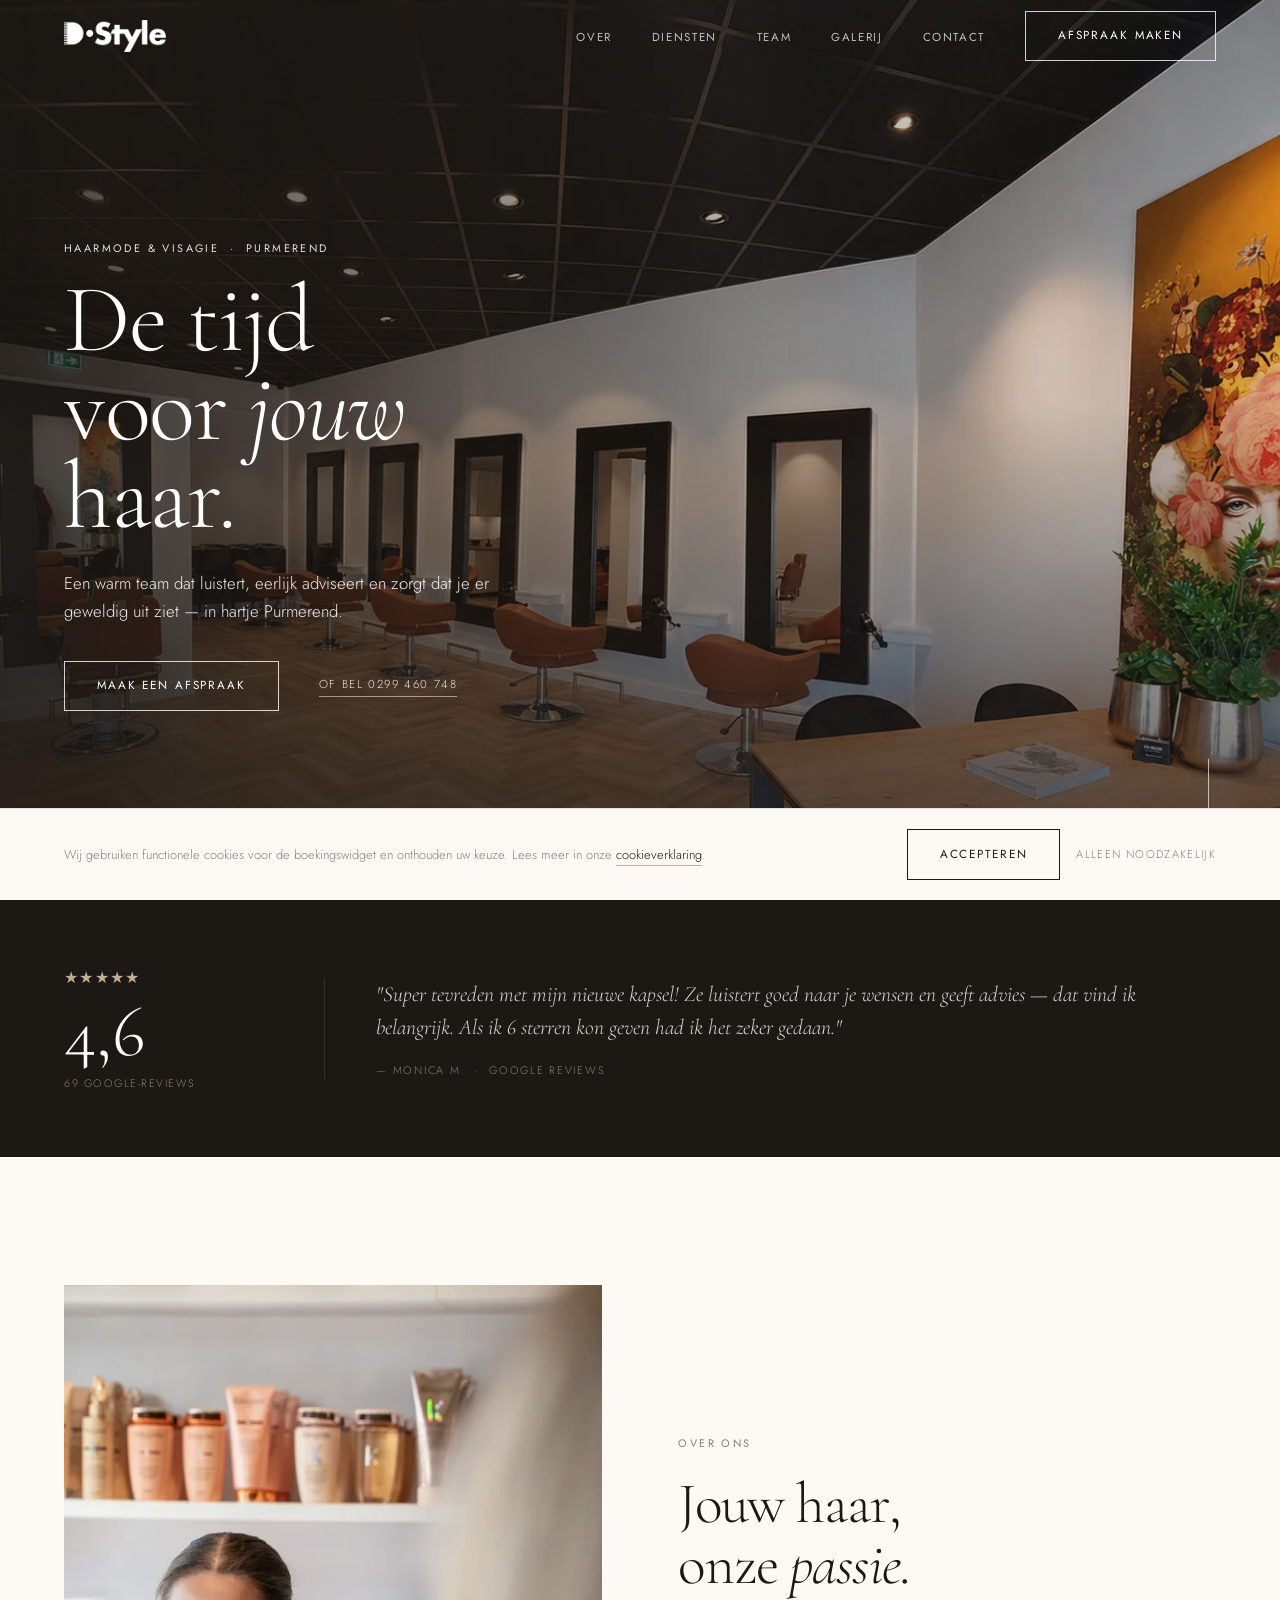
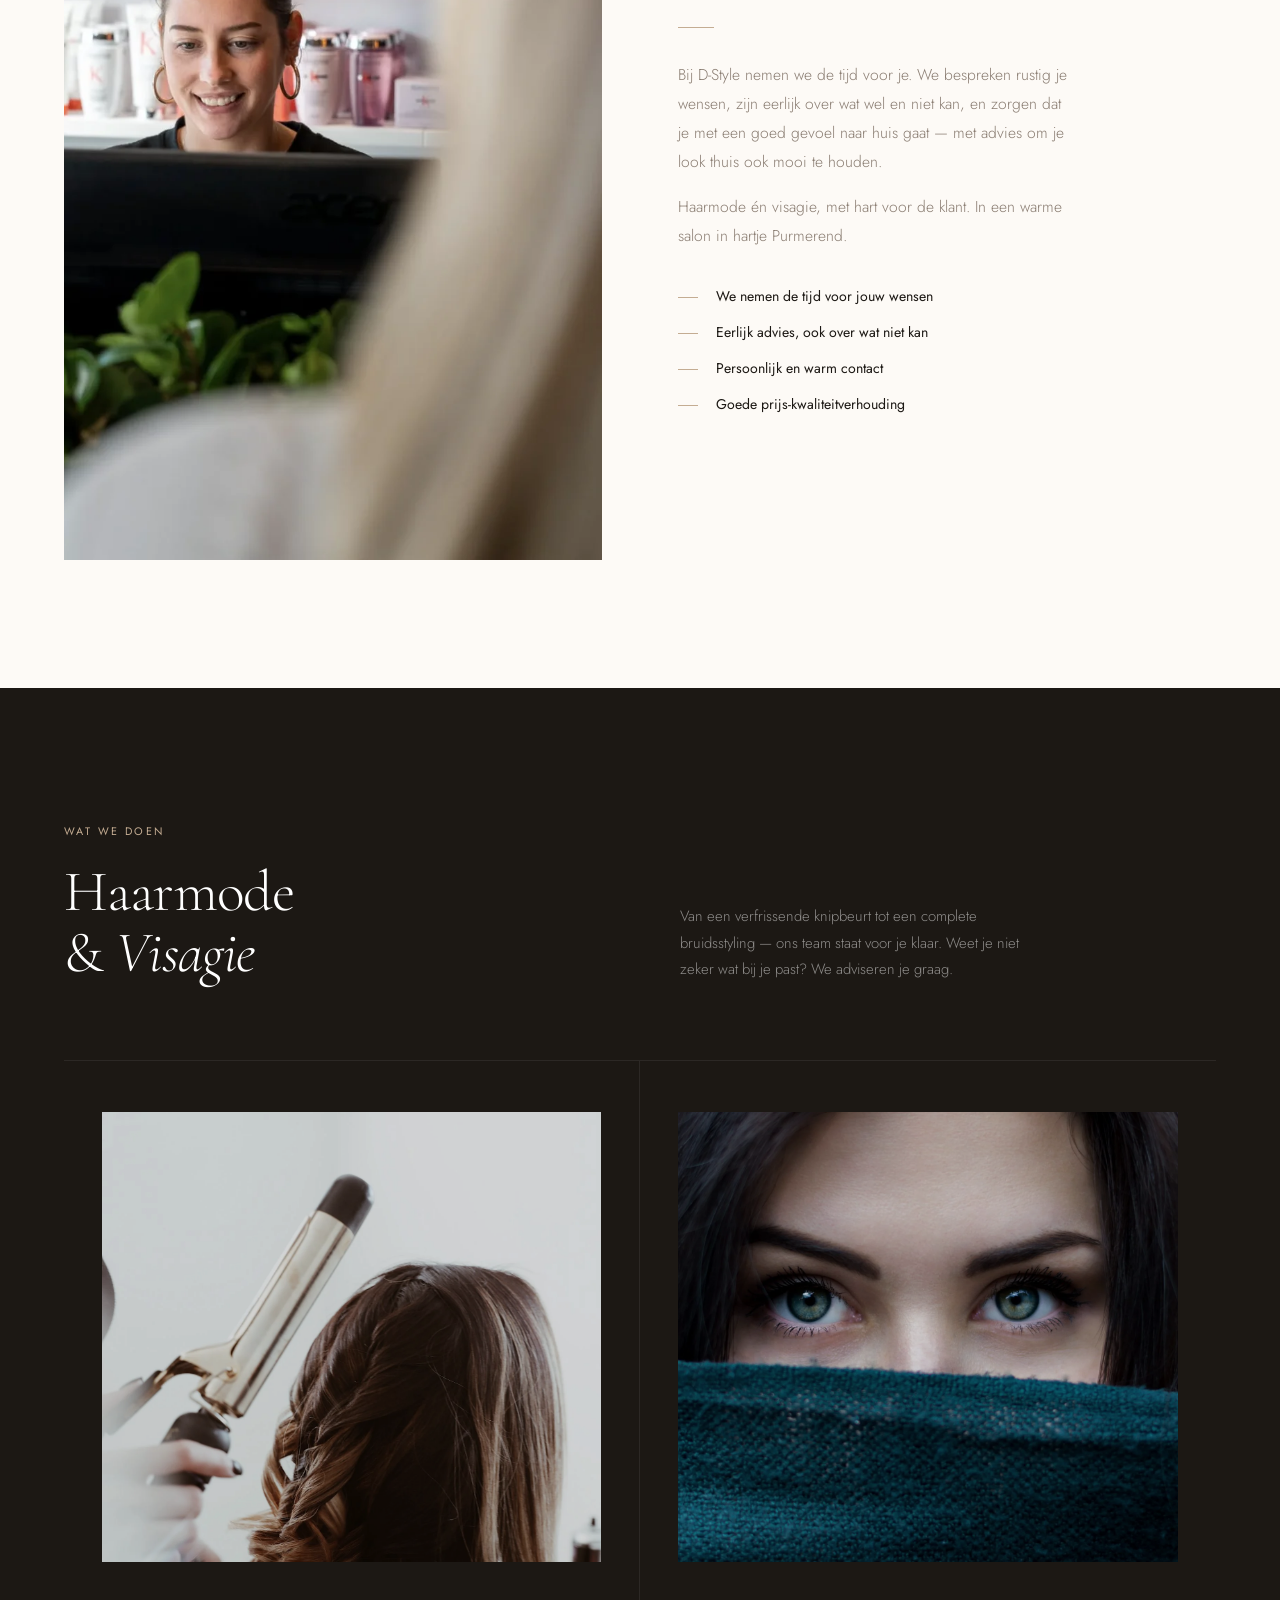
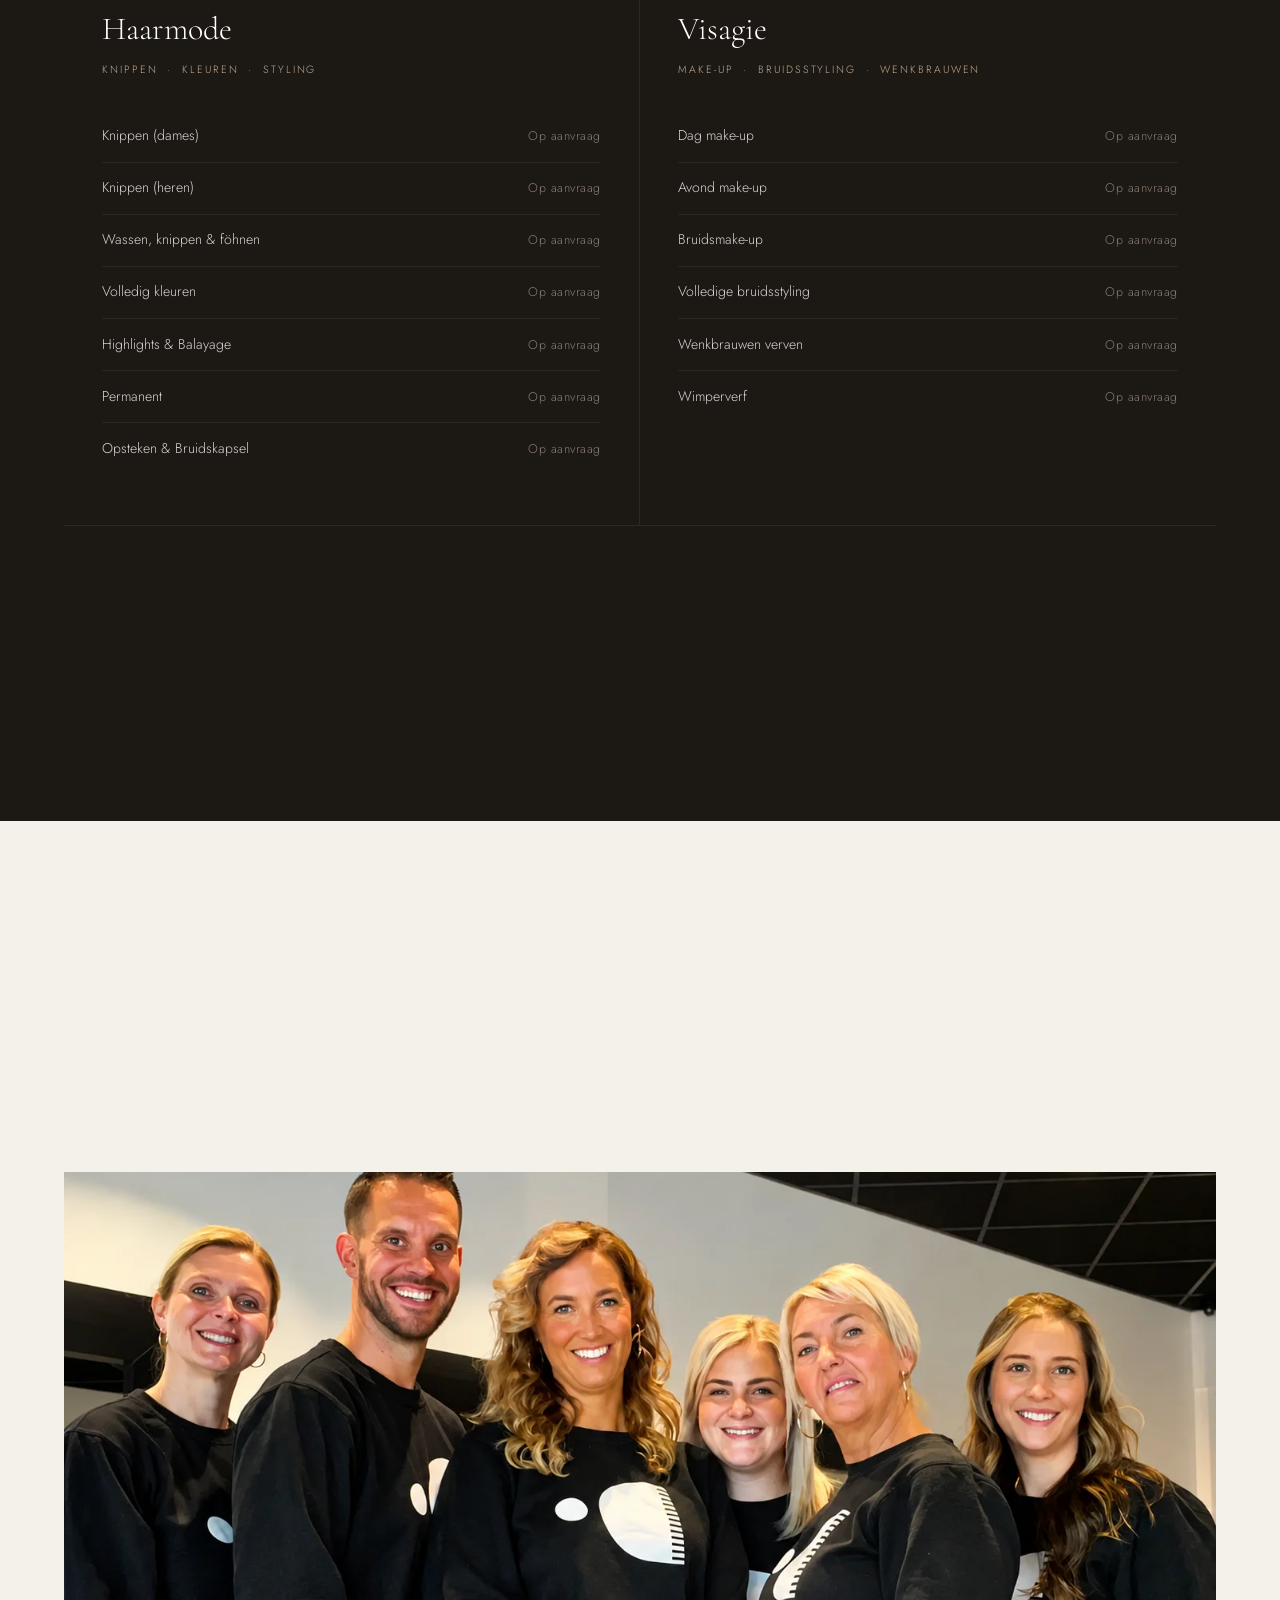
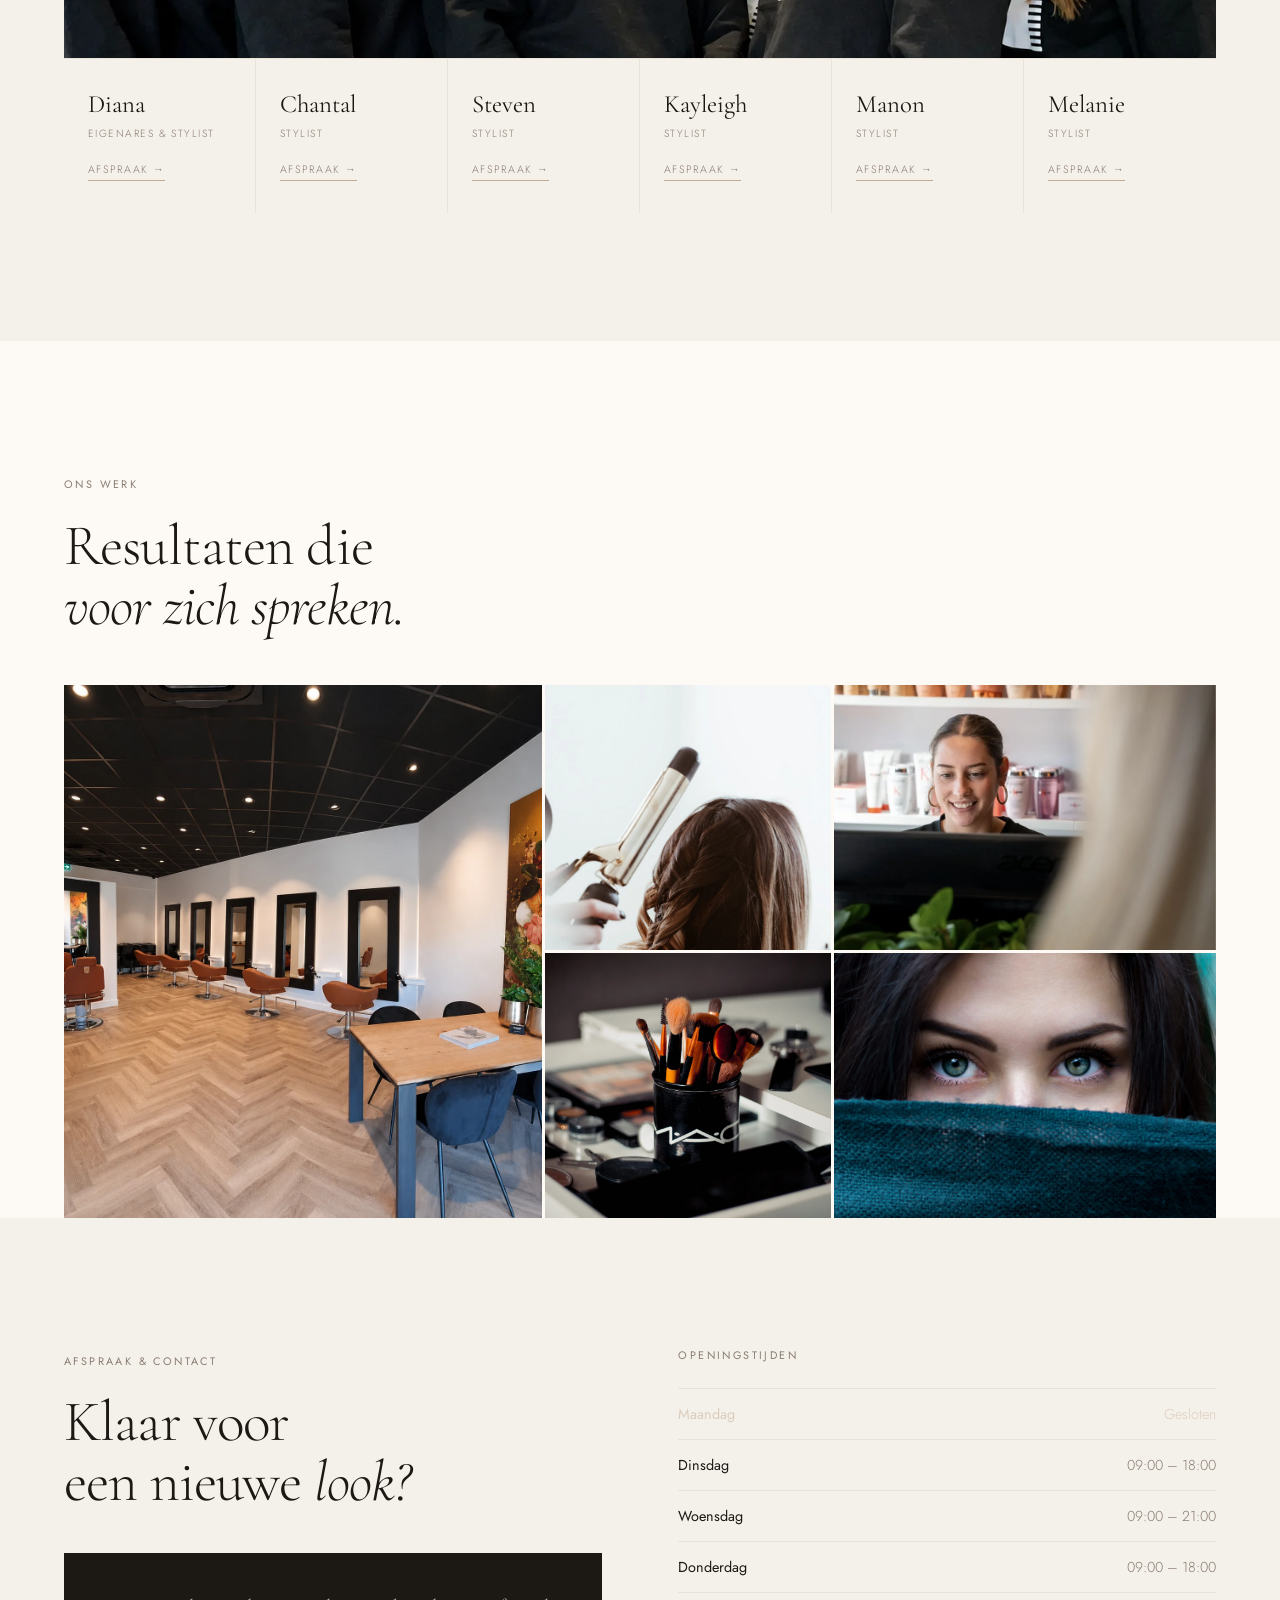
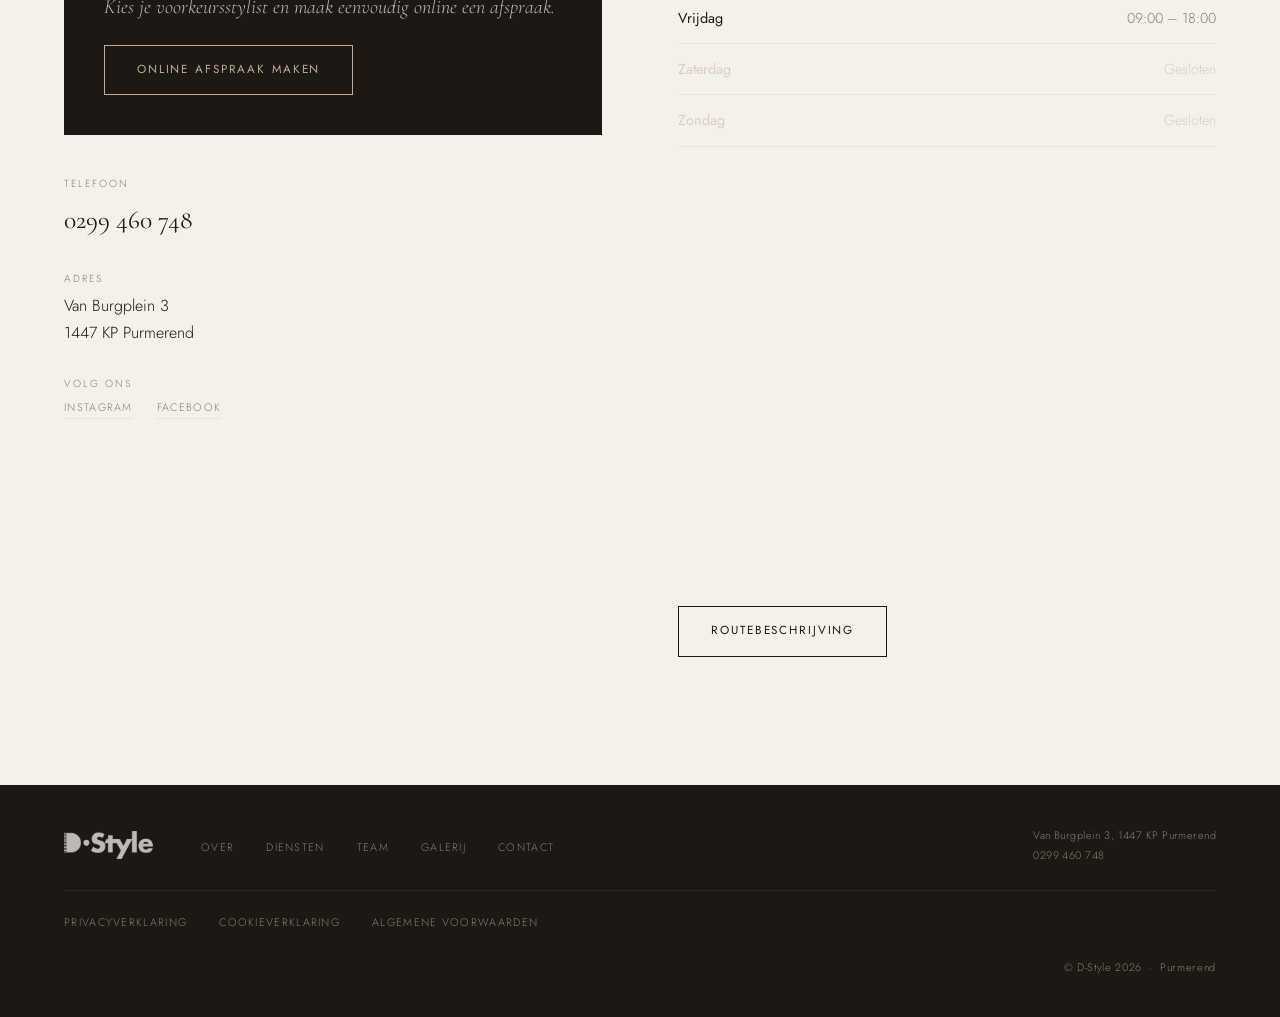
<file: index.html>
<!DOCTYPE html>
<html lang="nl">
<head>
  <meta charset="UTF-8">
  <meta name="viewport" content="width=device-width, initial-scale=1.0">

  <title>D-Style — Haarmode &amp; Visagie Purmerend</title>
  <meta name="description" content="D-Style is een warme kapsalon in hartje Purmerend. Knippen, kleuren, styling en visagie door een vakkundig team. Online afspraken via BarberBooking.">
  <meta name="robots" content="noindex, nofollow">
  <link rel="canonical" href="https://d-style.nl">

  <meta property="og:title"       content="D-Style — Haarmode &amp; Visagie Purmerend">
  <meta property="og:description" content="Vakmanschap met hart voor jouw look. Online afspraken in hartje Purmerend.">
  <meta property="og:type"        content="website">
  <meta property="og:url"         content="https://d-style.nl">
  <meta property="og:image"       content="https://d-style.nl/images/team-image.webp">

  <link rel="preconnect" href="https://fonts.googleapis.com">
  <link rel="preconnect" href="https://fonts.gstatic.com" crossorigin>
  <link href="https://fonts.googleapis.com/css2?family=Cormorant+Garamond:ital,wght@0,300;0,400;0,500;1,300;1,400;1,500&family=Jost:wght@300;400;500&display=swap" rel="stylesheet">
  <link rel="icon" type="image/png" sizes="32x32" href="images/icon.png">
  <link rel="icon" type="image/png" sizes="180x180" href="images/icon.png">
  <link rel="apple-touch-icon" href="images/icon.png">
  <link rel="stylesheet" href="styles.css">

  <script type="application/ld+json">
  {
    "@context": "https://schema.org",
    "@type": "HairSalon",
    "name": "D-Style Haarmode & Visagie",
    "url": "https://d-style.nl",
    "telephone": "+31299460748",
    "address": {
      "@type": "PostalAddress",
      "streetAddress": "Van Burgplein 3",
      "addressLocality": "Purmerend",
      "postalCode": "1447 KP",
      "addressCountry": "NL"
    },
    "geo": { "@type": "GeoCoordinates", "latitude": 52.50654, "longitude": 4.96000 },
    "openingHoursSpecification": [
      {"@type":"OpeningHoursSpecification","dayOfWeek":"Tuesday",  "opens":"09:00","closes":"18:00"},
      {"@type":"OpeningHoursSpecification","dayOfWeek":"Wednesday","opens":"09:00","closes":"21:00"},
      {"@type":"OpeningHoursSpecification","dayOfWeek":"Thursday", "opens":"09:00","closes":"18:00"},
      {"@type":"OpeningHoursSpecification","dayOfWeek":"Friday",   "opens":"09:00","closes":"18:00"}
    ],
    "aggregateRating": {
      "@type": "AggregateRating",
      "ratingValue": "4.6",
      "reviewCount": "69",
      "bestRating": "5"
    },
    "sameAs": [
      "https://www.instagram.com/dstylehaarmodeenvisagie/",
      "https://www.facebook.com/pages/category/Makeup-Artist/D-Style-haarmode-visagie-734558983571534/"
    ]
  }
  </script>
</head>

<body>
  <a href="#main" class="skip">Naar hoofdinhoud</a>

  <!-- ══ NAV ══════════════════════════════════════ -->
  <nav class="nav" id="nav" aria-label="Hoofdnavigatie">
    <a href="#home" class="nav__logo" aria-label="D-Style — naar boven">
      <img src="images/d-style-logo.png" alt="D-Style logo" width="120" height="32">
    </a>

    <ul class="nav__links" role="list">
      <li><a href="#over">Over</a></li>
      <li><a href="#diensten">Diensten</a></li>
      <li><a href="#team">Team</a></li>
      <li><a href="#galerij">Galerij</a></li>
      <li><a href="#contact">Contact</a></li>
    </ul>

    <a href="https://www.barberbooking.com/bookingwidget/d-style-van-burgplein-purmerend?p=38m45g"
       class="btn btn-ghost-light nav__cta"
       target="_blank" rel="noopener noreferrer"
       aria-label="Online afspraak maken bij D-Style">
      Afspraak maken
    </a>

    <button class="nav__burger" id="burger"
            aria-label="Menu openen" aria-expanded="false" aria-controls="nav-mobile">
      <span></span><span></span><span></span>
    </button>
  </nav>

  <div class="nav-mobile" id="nav-mobile" role="dialog" aria-modal="true" aria-label="Mobiel menu">
    <a href="#over"     class="ml">Over</a>
    <a href="#diensten" class="ml">Diensten</a>
    <a href="#team"     class="ml">Team</a>
    <a href="#galerij"  class="ml">Galerij</a>
    <a href="#contact"  class="ml">Contact</a>
    <a href="https://www.barberbooking.com/bookingwidget/d-style-van-burgplein-purmerend?p=38m45g"
       class="m-cta" target="_blank" rel="noopener noreferrer">
      Afspraak maken
    </a>
  </div>

  <main id="main">

    <!-- ══ HERO ══════════════════════════════════════ -->
    <section id="home" class="hero" aria-label="D-Style — Haarmode &amp; Visagie Purmerend">
      <div class="hero__bg" id="heroBg"
           role="img"
           aria-label="Interieur D-Style: rij cognac kappersstoelen langs grote spiegels op een houten visgraatvloer">
      </div>
      <div class="hero__overlay" aria-hidden="true"></div>

      <div class="hero__inner">
        <span class="lbl hero__eye" data-h data-d="1">
          Haarmode &amp; Visagie &nbsp;·&nbsp; Purmerend
        </span>

        <h1 class="disp hero__h1" data-h data-d="2">
          De tijd<br>voor <em>jouw</em><br>haar.
        </h1>

        <p class="hero__sub" data-h data-d="3">
          Een warm team dat luistert, eerlijk adviseert en zorgt dat je er geweldig uit ziet — in hartje Purmerend.
        </p>

        <div class="hero__ctas" data-h data-d="4">
          <a href="https://www.barberbooking.com/bookingwidget/d-style-van-burgplein-purmerend?p=38m45g"
             class="btn btn-ghost-light"
             target="_blank" rel="noopener noreferrer">
            Maak een afspraak
          </a>
          <a href="tel:+31299460748" class="hero__tel">Of bel 0299&nbsp;460&nbsp;748</a>
        </div>
      </div>

      <div class="hero__scroll" aria-hidden="true">
        <div class="hero__scroll-bar"></div>
        <span class="hero__scroll-lbl">Scroll</span>
      </div>
    </section>

    <!-- ══ SOCIAL PROOF ══════════════════════════════ -->
    <section class="proof" aria-label="Klantbeoordelingen">
      <div class="proof__in">
        <div data-r>
          <p class="proof__stars" aria-hidden="true">★★★★★</p>
          <p class="proof__score" aria-label="Gemiddeld 4,6 van 5 sterren">4,6</p>
          <p class="proof__count">69 Google-reviews</p>
        </div>

        <blockquote class="proof__q" data-r data-d="2">
          <p class="proof__qt">
            "Super tevreden met mijn nieuwe kapsel! Ze luistert goed naar je wensen en geeft advies — dat vind ik belangrijk. Als ik 6 sterren kon geven had ik het zeker gedaan."
          </p>
          <footer class="proof__qa">— Monica M. &nbsp;·&nbsp; Google Reviews</footer>
        </blockquote>
      </div>
    </section>

    <!-- ══ OVER ══════════════════════════════════════ -->
    <section id="over" class="sec over" aria-labelledby="over-h">
      <div class="sec__in">
        <div class="over__g">
          <div class="over__media" data-r>
            <img class="over__img"
                 src="images/cassier.webp"
                 alt="Een van de stylisten van D-Style verwelkomt klanten met een glimlach achter de receptie"
                 loading="lazy" width="700" height="875">
            <div class="over__accent" aria-hidden="true"></div>
          </div>

          <div>
            <span class="lbl" data-r>Over ons</span>
            <h2 id="over-h" class="disp over__h" data-r data-d="1">
              Jouw haar,<br>onze <em>passie.</em>
            </h2>
            <div class="over__line" aria-hidden="true" data-r data-d="2"></div>

            <p class="over__p" data-r data-d="2">
              Bij D-Style nemen we de tijd voor je. We bespreken rustig je wensen, zijn eerlijk over wat wel en niet kan, en zorgen dat je met een goed gevoel naar huis gaat — met advies om je look thuis ook mooi te houden.
            </p>
            <p class="over__p" data-r data-d="3">
              Haarmode én visagie, met hart voor de klant. In een warme salon in hartje Purmerend.
            </p>

            <ul class="over__ul" aria-label="Onze kernwaarden" data-r data-d="3">
              <li>We nemen de tijd voor jouw wensen</li>
              <li>Eerlijk advies, ook over wat niet kan</li>
              <li>Persoonlijk en warm contact</li>
              <li>Goede prijs-kwaliteitverhouding</li>
            </ul>
          </div>
        </div>
      </div>
    </section>

    <!-- ══ DIENSTEN ══════════════════════════════════ -->
    <section id="diensten" class="sec diensten" aria-labelledby="diensten-h">
      <div class="sec__in">
        <div class="diensten__top">
          <div>
            <span class="lbl" data-r>Wat we doen</span>
            <h2 id="diensten-h" class="disp diensten__h" data-r data-d="1">
              Haarmode<br>&amp;&nbsp;<em>Visagie</em>
            </h2>
          </div>
          <p class="diensten__intro" data-r data-d="2">
            Van een verfrissende knipbeurt tot een complete bruidsstyling — ons team staat voor je klaar. Weet je niet zeker wat bij je past? We adviseren je graag.
          </p>
        </div>

        <div class="diensten__cols">
          <div class="diensten__col" data-r>
            <img class="diensten__col-img"
                 src="images/hair-dryer-image.webp"
                 alt="Stylist die met een krultang krullen vormt in lang kastanjebruin haar"
                 loading="lazy" width="800" height="450">
            <h3 class="diensten__col-tit">Haarmode</h3>
            <p class="diensten__col-sub">Knippen &nbsp;·&nbsp; Kleuren &nbsp;·&nbsp; Styling</p>
            <ul class="diensten__list" aria-label="Haarmode behandelingen">
              <li class="diensten__row">
                <span class="diensten__row-n">Knippen (dames)</span>
                <span class="diensten__row-p">Op aanvraag</span>
              </li>
              <li class="diensten__row">
                <span class="diensten__row-n">Knippen (heren)</span>
                <span class="diensten__row-p">Op aanvraag</span>
              </li>
              <li class="diensten__row">
                <span class="diensten__row-n">Wassen, knippen &amp; föhnen</span>
                <span class="diensten__row-p">Op aanvraag</span>
              </li>
              <li class="diensten__row">
                <span class="diensten__row-n">Volledig kleuren</span>
                <span class="diensten__row-p">Op aanvraag</span>
              </li>
              <li class="diensten__row">
                <span class="diensten__row-n">Highlights &amp; Balayage</span>
                <span class="diensten__row-p">Op aanvraag</span>
              </li>
              <li class="diensten__row">
                <span class="diensten__row-n">Permanent</span>
                <span class="diensten__row-p">Op aanvraag</span>
              </li>
              <li class="diensten__row">
                <span class="diensten__row-n">Opsteken &amp; Bruidskapsel</span>
                <span class="diensten__row-p">Op aanvraag</span>
              </li>
            </ul>
          </div>

          <div class="diensten__col" data-r data-d="2">
            <img class="diensten__col-img"
                 src="images/image-eyebrows.webp"
                 alt="Visueel resultaat van visagie: donkere wenkbrauwen en opvallende groene ogen"
                 loading="lazy" width="800" height="450"
                 style="object-position:center 20%;">
            <h3 class="diensten__col-tit">Visagie</h3>
            <p class="diensten__col-sub">Make-up &nbsp;·&nbsp; Bruidsstyling &nbsp;·&nbsp; Wenkbrauwen</p>
            <ul class="diensten__list" aria-label="Visagie behandelingen">
              <li class="diensten__row">
                <span class="diensten__row-n">Dag make-up</span>
                <span class="diensten__row-p">Op aanvraag</span>
              </li>
              <li class="diensten__row">
                <span class="diensten__row-n">Avond make-up</span>
                <span class="diensten__row-p">Op aanvraag</span>
              </li>
              <li class="diensten__row">
                <span class="diensten__row-n">Bruidsmake-up</span>
                <span class="diensten__row-p">Op aanvraag</span>
              </li>
              <li class="diensten__row">
                <span class="diensten__row-n">Volledige bruidsstyling</span>
                <span class="diensten__row-p">Op aanvraag</span>
              </li>
              <li class="diensten__row">
                <span class="diensten__row-n">Wenkbrauwen verven</span>
                <span class="diensten__row-p">Op aanvraag</span>
              </li>
              <li class="diensten__row">
                <span class="diensten__row-n">Wimperverf</span>
                <span class="diensten__row-p">Op aanvraag</span>
              </li>
            </ul>
          </div>
        </div>

        <div class="diensten__foot" data-r>
          <p class="diensten__foot-txt">
            Weet je niet zeker welke behandeling bij je past?<br>Bel ons — we adviseren je graag.
          </p>
          <div class="diensten__foot-btns">
            <a href="https://www.barberbooking.com/bookingwidget/d-style-van-burgplein-purmerend?p=38m45g"
               class="btn btn-sand" target="_blank" rel="noopener noreferrer">
              Afspraak maken
            </a>
            <a href="tel:+31299460748" class="btn btn-sand">
              0299&nbsp;460&nbsp;748
            </a>
          </div>
        </div>
      </div>
    </section>

    <!-- ══ TEAM ══════════════════════════════════════ -->
    <section id="team" class="sec team" aria-labelledby="team-h">
      <div class="sec__in">
        <div class="team__top">
          <div>
            <span class="lbl" data-r>Ons team</span>
            <h2 id="team-h" class="disp team__h" data-r data-d="1">
              Mensen met<br><em>passie</em> voor het vak.
            </h2>
          </div>
          <p class="team__sub" data-r data-d="2">
            Elk teamlid heeft een eigen stijl en specialiteit. Kies je voorkeur en maak direct een afspraak.
          </p>
        </div>
      </div>

      <div class="team__photo-wrap" data-r>
        <img class="team__photo"
             src="images/team-image.webp"
             alt="Het volledige team van D-Style: Manon, Steven, Chantal, Kayleigh, Diana en Melanie in zwarte werkkleding"
             loading="lazy" width="1280" height="520">
      </div>

      <div class="sec__in">
        <div class="team__roster" role="list" aria-label="Teamleden D-Style">
          <article class="team__member" role="listitem" data-r>
            <h3 class="team__name">Diana</h3>
            <p class="team__role">Eigenares &amp; Stylist</p>
            <a href="https://www.barberbooking.com/bookingwidget/d-style-van-burgplein-purmerend?p=38m45g"
               class="team__link" target="_blank" rel="noopener noreferrer"
               aria-label="Online afspraak maken bij Diana">Afspraak</a>
          </article>
          <article class="team__member" role="listitem" data-r data-d="1">
            <h3 class="team__name">Chantal</h3>
            <p class="team__role">Stylist</p>
            <a href="https://www.barberbooking.com/bookingwidget/d-style-van-burgplein-purmerend?p=38m45g"
               class="team__link" target="_blank" rel="noopener noreferrer"
               aria-label="Online afspraak maken bij Chantal">Afspraak</a>
          </article>
          <article class="team__member" role="listitem" data-r data-d="2">
            <h3 class="team__name">Steven</h3>
            <p class="team__role">Stylist</p>
            <a href="https://www.barberbooking.com/bookingwidget/d-style-van-burgplein-purmerend?p=38m45g"
               class="team__link" target="_blank" rel="noopener noreferrer"
               aria-label="Online afspraak maken bij Steven">Afspraak</a>
          </article>
          <article class="team__member" role="listitem" data-r data-d="3">
            <h3 class="team__name">Kayleigh</h3>
            <p class="team__role">Stylist</p>
            <a href="https://www.barberbooking.com/bookingwidget/d-style-van-burgplein-purmerend?p=38m45g"
               class="team__link" target="_blank" rel="noopener noreferrer"
               aria-label="Online afspraak maken bij Kayleigh">Afspraak</a>
          </article>
          <article class="team__member" role="listitem" data-r data-d="4">
            <h3 class="team__name">Manon</h3>
            <p class="team__role">Stylist</p>
            <a href="https://www.barberbooking.com/bookingwidget/d-style-van-burgplein-purmerend?p=38m45g"
               class="team__link" target="_blank" rel="noopener noreferrer"
               aria-label="Online afspraak maken bij Manon">Afspraak</a>
          </article>
          <article class="team__member" role="listitem" data-r data-d="5">
            <h3 class="team__name">Melanie</h3>
            <p class="team__role">Stylist</p>
            <a href="https://www.barberbooking.com/bookingwidget/d-style-van-burgplein-purmerend?p=38m45g"
               class="team__link" target="_blank" rel="noopener noreferrer"
               aria-label="Online afspraak maken bij Melanie">Afspraak</a>
          </article>
        </div>
      </div>
    </section>

    <!-- ══ GALERIJ ══════════════════════════════════ -->
    <section id="galerij" class="sec galerij" aria-labelledby="galerij-h">
      <div class="sec__in galerij__top">
        <span class="lbl" data-r>Ons werk</span>
        <h2 id="galerij-h" class="disp galerij__h" data-r data-d="1">
          Resultaten die<br><em>voor zich spreken.</em>
        </h2>
      </div>

      <div class="gal" aria-label="Fotogalerij D-Style">
        <div class="gi" data-r>
          <img src="images/salon-chairs.webp"
               alt="D-Style interieur: rij cognac kappersstoelen langs grote spiegels op een houten visgraatvloer"
               loading="lazy" width="600" height="1060">
        </div>
        <div class="gi" data-r data-d="1">
          <img src="images/hair-dryer-image.webp"
               alt="Stylist vormt krullen in lang kastanjebruin haar met een krultang"
               loading="lazy" width="400" height="265"
               style="object-position:center 20%;">
        </div>
        <div class="gi" data-r data-d="2">
          <img src="images/cassier.webp"
               alt="Warme receptiesfeer bij D-Style, stylist achter de balie met producten op de achtergrond"
               loading="lazy" width="400" height="265">
        </div>
        <div class="gi" data-r data-d="3">
          <img src="images/mac-kwasten.webp"
               alt="MAC make-up kwasten in een beker — visagie gereedschap bij D-Style"
               loading="lazy" width="400" height="265">
        </div>
        <div class="gi" data-r data-d="4">
          <img src="images/image-eyebrows.webp"
               alt="Close-up visagie-resultaat: accentuerende wenkbrauwen en expressieve ogen"
               loading="lazy" width="400" height="265"
               style="object-position:center 22%;">
        </div>
      </div>
    </section>

    <!-- ══ CONTACT ══════════════════════════════════ -->
    <section id="contact" class="sec contact" aria-labelledby="contact-h">
      <div class="sec__in">
        <div class="contact__g">

          <div>
            <span class="lbl" data-r>Afspraak &amp; Contact</span>
            <h2 id="contact-h" class="disp contact__h" data-r data-d="1">
              Klaar voor<br>een nieuwe <em>look?</em>
            </h2>

            <div class="contact__box" data-r data-d="2">
              <p class="contact__box-txt">
                Kies je voorkeursstylist en maak eenvoudig online een afspraak.
              </p>
              <a href="https://www.barberbooking.com/bookingwidget/d-style-van-burgplein-purmerend?p=38m45g"
                 class="btn btn-sand" target="_blank" rel="noopener noreferrer">
                Online afspraak maken
              </a>
            </div>

            <dl class="contact__dl" data-r data-d="3">
              <div>
                <dt>Telefoon</dt>
                <dd>
                  <a href="tel:+31299460748" class="contact__tel"
                     aria-label="Bel D-Style op 0299 460 748">
                    0299&nbsp;460&nbsp;748
                  </a>
                </dd>
              </div>
              <div>
                <dt>Adres</dt>
                <dd>Van Burgplein 3<br>1447 KP Purmerend</dd>
              </div>
              <div>
                <dt>Volg ons</dt>
                <dd>
                  <div class="contact__socials">
                    <a href="https://www.instagram.com/dstylehaarmodeenvisagie/"
                       class="contact__soc" target="_blank" rel="noopener noreferrer"
                       aria-label="D-Style op Instagram">Instagram</a>
                    <a href="https://www.facebook.com/pages/category/Makeup-Artist/D-Style-haarmode-visagie-734558983571534/"
                       class="contact__soc" target="_blank" rel="noopener noreferrer"
                       aria-label="D-Style op Facebook">Facebook</a>
                  </div>
                </dd>
              </div>
            </dl>
          </div>

          <div>
            <span class="lbl" data-r style="display:block;margin-bottom:1.5rem;">Openingstijden</span>

            <div class="hours" data-r data-d="1" role="list" aria-label="Openingstijden D-Style">
              <div class="hours__row cl" role="listitem">
                <span class="hours__day">Maandag</span>
                <span class="hours__t">Gesloten</span>
              </div>
              <div class="hours__row" role="listitem">
                <span class="hours__day">Dinsdag</span>
                <span class="hours__t">09:00 – 18:00</span>
              </div>
              <div class="hours__row" role="listitem">
                <span class="hours__day">Woensdag</span>
                <span class="hours__t">09:00 – 21:00</span>
              </div>
              <div class="hours__row" role="listitem">
                <span class="hours__day">Donderdag</span>
                <span class="hours__t">09:00 – 18:00</span>
              </div>
              <div class="hours__row" role="listitem">
                <span class="hours__day">Vrijdag</span>
                <span class="hours__t">09:00 – 18:00</span>
              </div>
              <div class="hours__row cl" role="listitem">
                <span class="hours__day">Zaterdag</span>
                <span class="hours__t">Gesloten</span>
              </div>
              <div class="hours__row cl" role="listitem">
                <span class="hours__day">Zondag</span>
                <span class="hours__t">Gesloten</span>
              </div>
            </div>

            <iframe
              class="contact__map"
              src="https://maps.google.com/maps?q=Van+Burgplein+3,+1447+KP+Purmerend,+Nederland&output=embed&z=16&hl=nl"
              title="Locatie D-Style op Google Maps — Van Burgplein 3, 1447 KP Purmerend"
              allowfullscreen=""
              loading="lazy"
              referrerpolicy="no-referrer-when-downgrade"
              data-r data-d="2">
            </iframe>

            <a href="https://www.google.com/maps/dir/?api=1&destination=Van+Burgplein+3,+1447+KP+Purmerend,+Nederland"
               class="btn btn-dark contact__dir"
               target="_blank" rel="noopener noreferrer"
               data-r data-d="3"
               aria-label="Routebeschrijving naar D-Style openen in Google Maps">
              Routebeschrijving
            </a>
          </div>
        </div>
      </div>
    </section>

  </main>

  <!-- ══ FOOTER ════════════════════════════════════ -->
  <footer class="footer" aria-label="Voettekst">
    <div class="footer__in">
      <a href="#home" class="footer__logo" aria-label="D-Style — terug naar boven">
        <img src="images/d-style-logo.png" alt="D-Style logo" width="110" height="28">
      </a>

      <ul class="footer__nav" role="list">
        <li><a href="#over">Over</a></li>
        <li><a href="#diensten">Diensten</a></li>
        <li><a href="#team">Team</a></li>
        <li><a href="#galerij">Galerij</a></li>
        <li><a href="#contact">Contact</a></li>
      </ul>

      <address class="footer__addr">
        Van Burgplein 3, 1447 KP Purmerend<br>
        <a href="tel:+31299460748">0299&nbsp;460&nbsp;748</a>
      </address>

      <ul class="footer__nav footer__legal" role="list">
        <li><a href="privacy.html">Privacyverklaring</a></li>
        <li><a href="cookies.html">Cookieverklaring</a></li>
        <li><a href="voorwaarden.html">Algemene voorwaarden</a></li>
      </ul>

      <p class="footer__copy">© D-Style 2026 &nbsp;·&nbsp; Purmerend</p>
    </div>
  </footer>

  <!-- ══ COOKIE BAR ══════════════════════════════════ -->
  <div class="cookie-bar" id="cookieBar" role="dialog" aria-label="Cookiemelding" aria-live="polite" hidden>
    <div class="cookie-bar__inner">
      <p class="cookie-bar__txt">
        Wij gebruiken functionele cookies voor de boekingswidget en onthouden uw keuze.
        Lees meer in onze <a href="cookies.html">cookieverklaring</a>.
      </p>
      <div class="cookie-bar__btns">
        <button class="btn btn-dark" id="cookieAccept">Accepteren</button>
        <button class="cookie-bar__decline" id="cookieDecline">Alleen noodzakelijk</button>
      </div>
    </div>
  </div>

  <script src="main.js"></script>
</body>
</html>
</file>
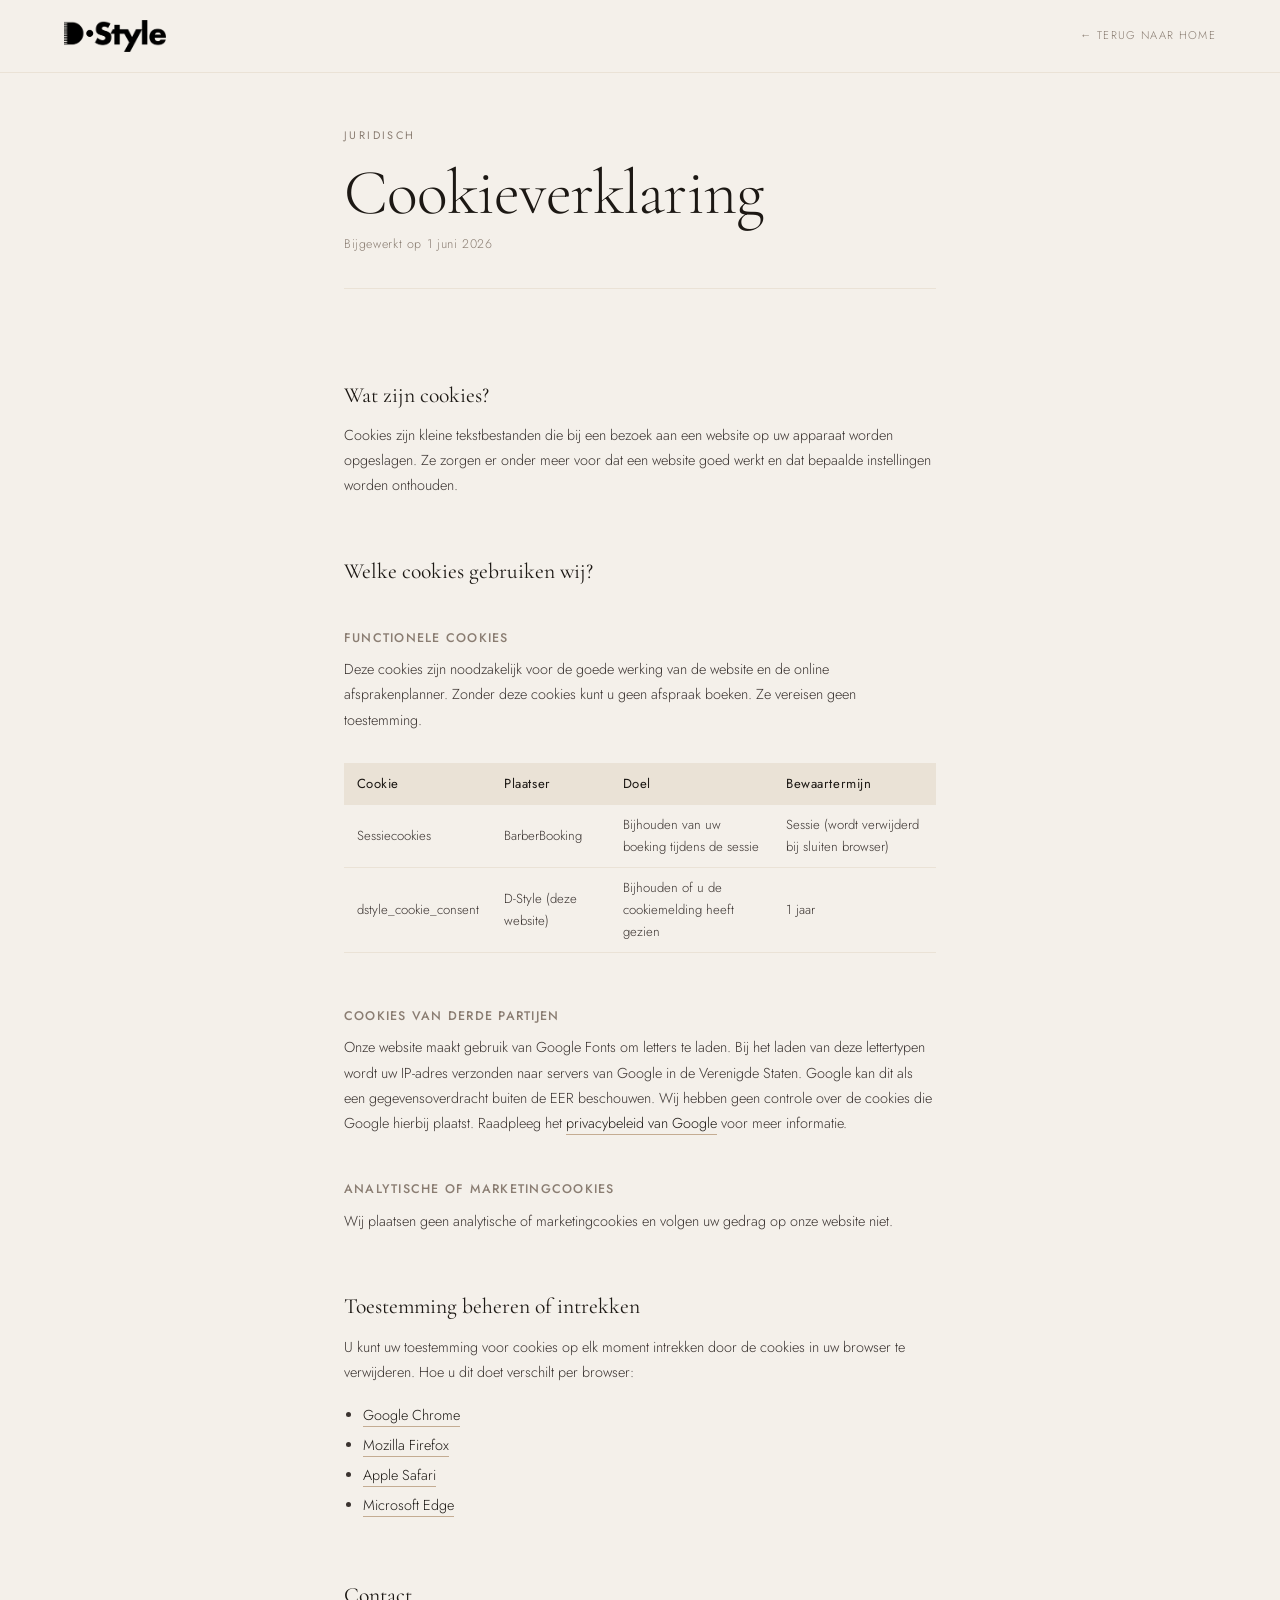
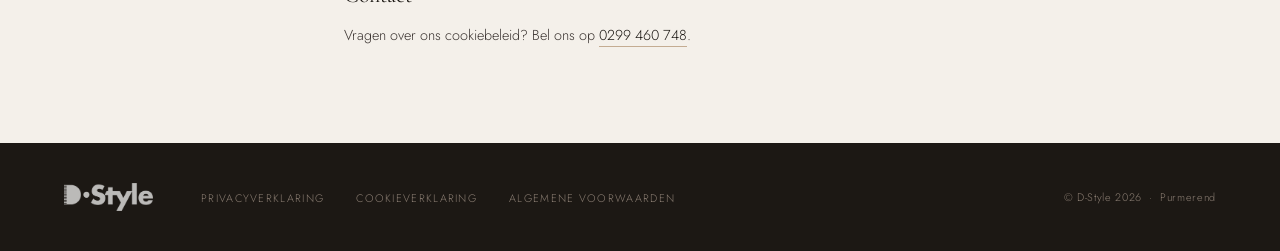
<file: cookies.html>
<!DOCTYPE html>
<html lang="nl">
<head>
  <meta charset="UTF-8">
  <meta name="viewport" content="width=device-width, initial-scale=1.0">
  <title>Cookieverklaring — D-Style Haarmode & Visagie</title>
  <meta name="description" content="Cookieverklaring van D-Style Haarmode & Visagie in Purmerend.">
  <meta name="robots" content="noindex">
  <link rel="icon" type="image/png" sizes="32x32" href="images/icon.png">
  <link rel="apple-touch-icon" href="images/icon.png">
  <link rel="preconnect" href="https://fonts.googleapis.com">
  <link rel="preconnect" href="https://fonts.gstatic.com" crossorigin>
  <link href="https://fonts.googleapis.com/css2?family=Cormorant+Garamond:ital,wght@0,300;0,400;0,500;1,300;1,400;1,500&family=Jost:wght@300;400;500&display=swap" rel="stylesheet">
  <link rel="stylesheet" href="styles.css">
</head>
<body>

  <nav class="nav solid" id="nav" aria-label="Navigatie">
    <a href="index.html" class="nav__logo" aria-label="D-Style — terug naar home">
      <img src="images/d-style-logo.png" alt="D-Style logo" width="120" height="32">
    </a>
    <a href="index.html" class="legal-back">← Terug naar home</a>
  </nav>

  <main class="legal">
    <div class="legal__inner">
      <span class="lbl">Juridisch</span>
      <h1 class="disp legal__h1">Cookieverklaring</h1>
      <p class="legal__intro">Bijgewerkt op 1 juni 2026</p>

      <div class="legal__body">

        <h2>Wat zijn cookies?</h2>
        <p>Cookies zijn kleine tekstbestanden die bij een bezoek aan een website op uw apparaat worden opgeslagen. Ze zorgen er onder meer voor dat een website goed werkt en dat bepaalde instellingen worden onthouden.</p>

        <h2>Welke cookies gebruiken wij?</h2>

        <h3>Functionele cookies</h3>
        <p>Deze cookies zijn noodzakelijk voor de goede werking van de website en de online afsprakenplanner. Zonder deze cookies kunt u geen afspraak boeken. Ze vereisen geen toestemming.</p>
        <table>
          <thead><tr><th>Cookie</th><th>Plaatser</th><th>Doel</th><th>Bewaartermijn</th></tr></thead>
          <tbody>
            <tr>
              <td>Sessiecookies</td>
              <td>BarberBooking</td>
              <td>Bijhouden van uw boeking tijdens de sessie</td>
              <td>Sessie (wordt verwijderd bij sluiten browser)</td>
            </tr>
            <tr>
              <td>dstyle_cookie_consent</td>
              <td>D-Style (deze website)</td>
              <td>Bijhouden of u de cookiemelding heeft gezien</td>
              <td>1 jaar</td>
            </tr>
          </tbody>
        </table>

        <h3>Cookies van derde partijen</h3>
        <p>Onze website maakt gebruik van Google Fonts om letters te laden. Bij het laden van deze lettertypen wordt uw IP-adres verzonden naar servers van Google in de Verenigde Staten. Google kan dit als een gegevensoverdracht buiten de EER beschouwen. Wij hebben geen controle over de cookies die Google hierbij plaatst. Raadpleeg het <a href="https://policies.google.com/privacy" target="_blank" rel="noopener noreferrer">privacybeleid van Google</a> voor meer informatie.</p>

        <h3>Analytische of marketingcookies</h3>
        <p>Wij plaatsen geen analytische of marketingcookies en volgen uw gedrag op onze website niet.</p>

        <h2>Toestemming beheren of intrekken</h2>
        <p>U kunt uw toestemming voor cookies op elk moment intrekken door de cookies in uw browser te verwijderen. Hoe u dit doet verschilt per browser:</p>
        <ul>
          <li><a href="https://support.google.com/chrome/answer/95647" target="_blank" rel="noopener noreferrer">Google Chrome</a></li>
          <li><a href="https://support.mozilla.org/nl/kb/cookies-verwijderen-gegevens-wissen-firefox" target="_blank" rel="noopener noreferrer">Mozilla Firefox</a></li>
          <li><a href="https://support.apple.com/nl-nl/guide/safari/sfri11471/mac" target="_blank" rel="noopener noreferrer">Apple Safari</a></li>
          <li><a href="https://support.microsoft.com/nl-nl/windows/cookies-verwijderen-in-microsoft-edge-63947406-40ac-c3b8-57b9-2a946a29ae09" target="_blank" rel="noopener noreferrer">Microsoft Edge</a></li>
        </ul>

        <h2>Contact</h2>
        <p>Vragen over ons cookiebeleid? Bel ons op <a href="tel:+31299460748">0299 460 748</a>.</p>

      </div>
    </div>
  </main>

  <footer class="footer" aria-label="Voettekst">
    <div class="footer__in">
      <a href="index.html" class="footer__logo" aria-label="D-Style — terug naar home">
        <img src="images/d-style-logo.png" alt="D-Style logo" width="110" height="28">
      </a>
      <ul class="footer__nav" role="list">
        <li><a href="privacy.html">Privacyverklaring</a></li>
        <li><a href="cookies.html">Cookieverklaring</a></li>
        <li><a href="voorwaarden.html">Algemene voorwaarden</a></li>
      </ul>
      <p class="footer__copy">© D-Style 2026 &nbsp;·&nbsp; Purmerend</p>
    </div>
  </footer>

</body>
</html>
</file>
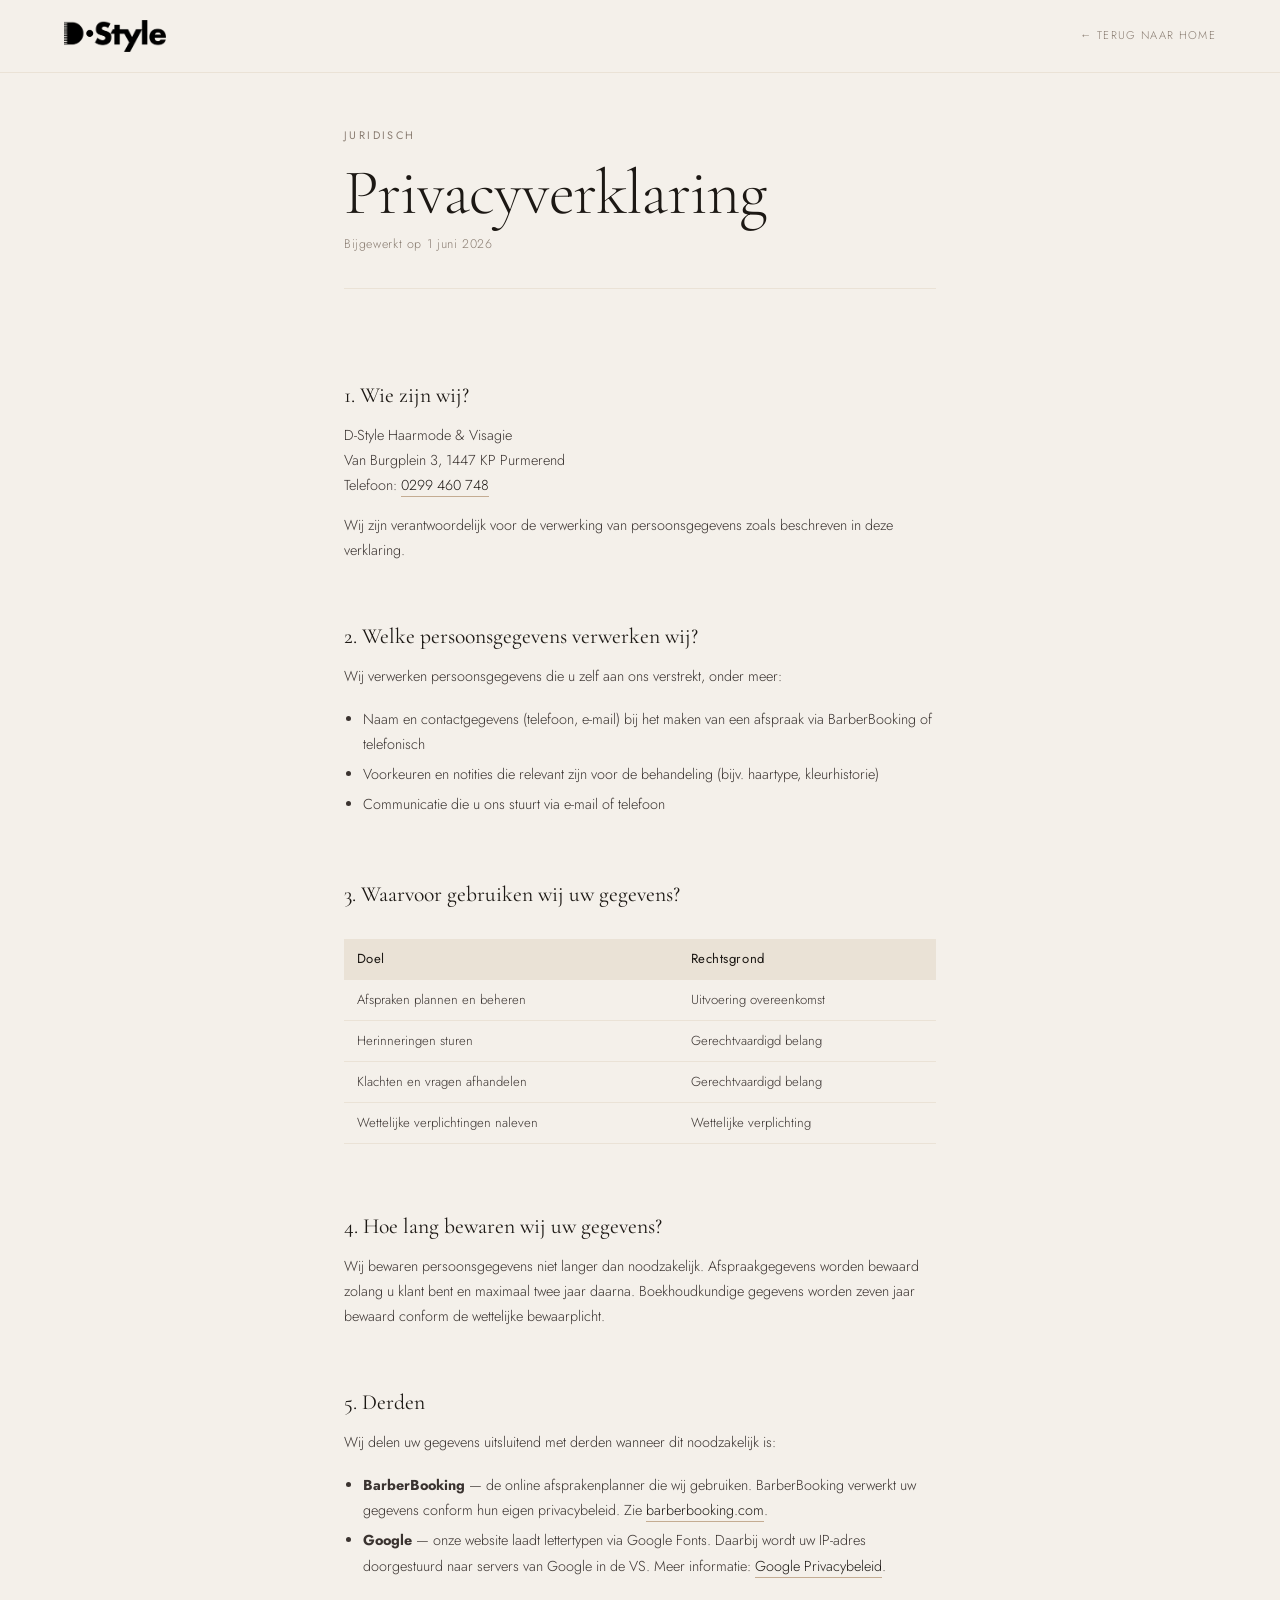
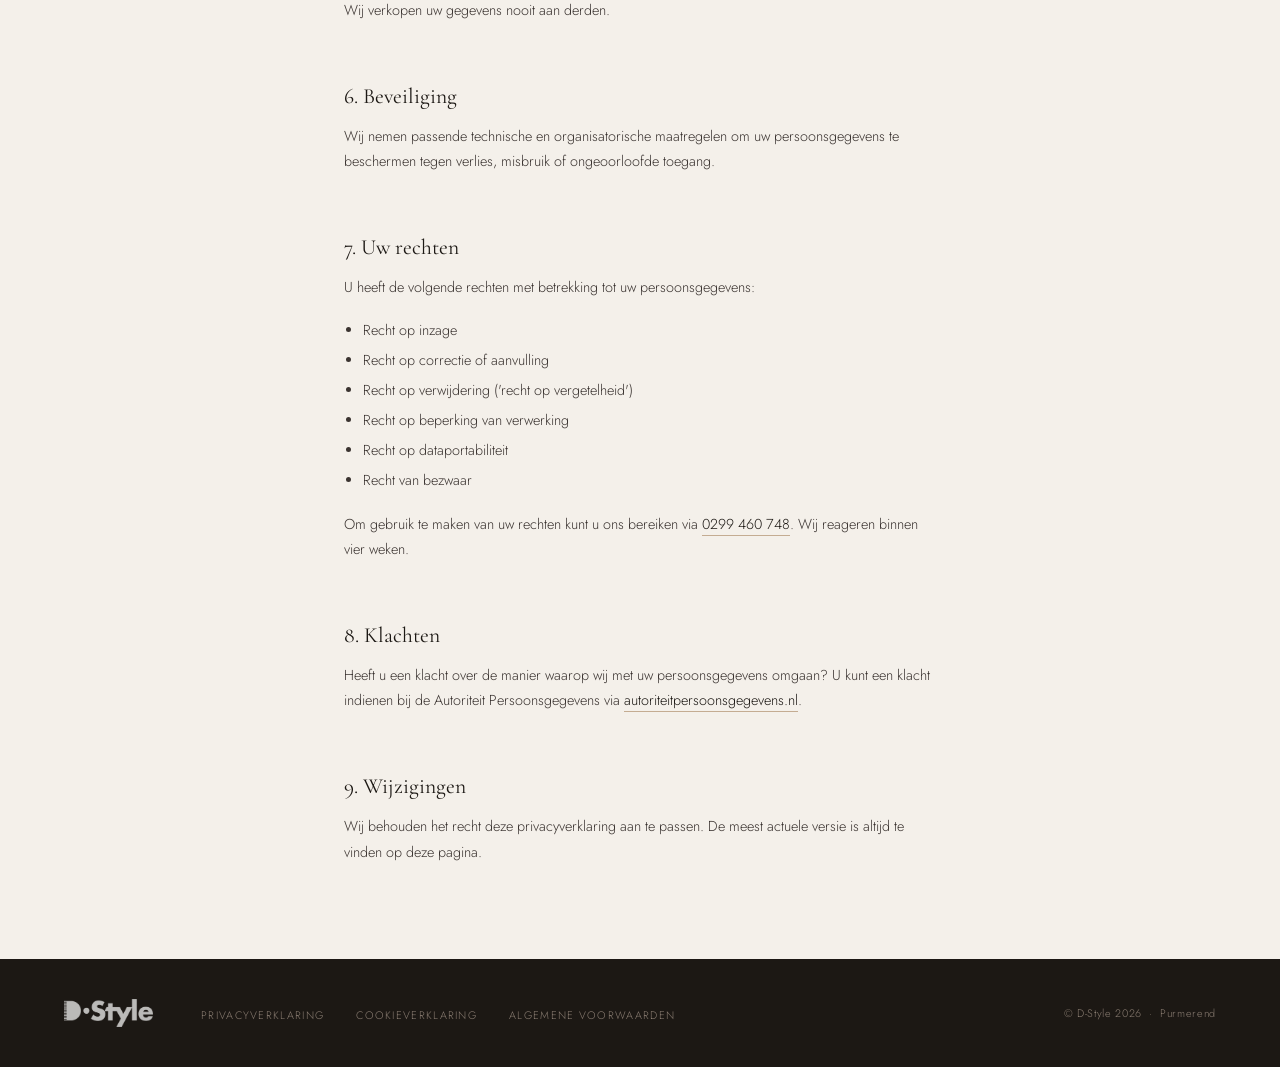
<file: privacy.html>
<!DOCTYPE html>
<html lang="nl">
<head>
  <meta charset="UTF-8">
  <meta name="viewport" content="width=device-width, initial-scale=1.0">
  <title>Privacyverklaring — D-Style Haarmode & Visagie</title>
  <meta name="description" content="Privacyverklaring van D-Style Haarmode & Visagie in Purmerend.">
  <meta name="robots" content="noindex">
  <link rel="icon" type="image/png" sizes="32x32" href="images/icon.png">
  <link rel="apple-touch-icon" href="images/icon.png">
  <link rel="preconnect" href="https://fonts.googleapis.com">
  <link rel="preconnect" href="https://fonts.gstatic.com" crossorigin>
  <link href="https://fonts.googleapis.com/css2?family=Cormorant+Garamond:ital,wght@0,300;0,400;0,500;1,300;1,400;1,500&family=Jost:wght@300;400;500&display=swap" rel="stylesheet">
  <link rel="stylesheet" href="styles.css">
</head>
<body>

  <nav class="nav solid" id="nav" aria-label="Navigatie">
    <a href="index.html" class="nav__logo" aria-label="D-Style — terug naar home">
      <img src="images/d-style-logo.png" alt="D-Style logo" width="120" height="32">
    </a>
    <a href="index.html" class="legal-back">← Terug naar home</a>
  </nav>

  <main class="legal">
    <div class="legal__inner">
      <span class="lbl">Juridisch</span>
      <h1 class="disp legal__h1">Privacyverklaring</h1>
      <p class="legal__intro">Bijgewerkt op 1 juni 2026</p>

      <div class="legal__body">

        <h2>1. Wie zijn wij?</h2>
        <p>D-Style Haarmode &amp; Visagie<br>
        Van Burgplein 3, 1447 KP Purmerend<br>
        Telefoon: <a href="tel:+31299460748">0299 460 748</a></p>
        <p>Wij zijn verantwoordelijk voor de verwerking van persoonsgegevens zoals beschreven in deze verklaring.</p>

        <h2>2. Welke persoonsgegevens verwerken wij?</h2>
        <p>Wij verwerken persoonsgegevens die u zelf aan ons verstrekt, onder meer:</p>
        <ul>
          <li>Naam en contactgegevens (telefoon, e-mail) bij het maken van een afspraak via BarberBooking of telefonisch</li>
          <li>Voorkeuren en notities die relevant zijn voor de behandeling (bijv. haartype, kleurhistorie)</li>
          <li>Communicatie die u ons stuurt via e-mail of telefoon</li>
        </ul>

        <h2>3. Waarvoor gebruiken wij uw gegevens?</h2>
        <table>
          <thead><tr><th>Doel</th><th>Rechtsgrond</th></tr></thead>
          <tbody>
            <tr><td>Afspraken plannen en beheren</td><td>Uitvoering overeenkomst</td></tr>
            <tr><td>Herinneringen sturen</td><td>Gerechtvaardigd belang</td></tr>
            <tr><td>Klachten en vragen afhandelen</td><td>Gerechtvaardigd belang</td></tr>
            <tr><td>Wettelijke verplichtingen naleven</td><td>Wettelijke verplichting</td></tr>
          </tbody>
        </table>

        <h2>4. Hoe lang bewaren wij uw gegevens?</h2>
        <p>Wij bewaren persoonsgegevens niet langer dan noodzakelijk. Afspraakgegevens worden bewaard zolang u klant bent en maximaal twee jaar daarna. Boekhoudkundige gegevens worden zeven jaar bewaard conform de wettelijke bewaarplicht.</p>

        <h2>5. Derden</h2>
        <p>Wij delen uw gegevens uitsluitend met derden wanneer dit noodzakelijk is:</p>
        <ul>
          <li><strong>BarberBooking</strong> — de online afsprakenplanner die wij gebruiken. BarberBooking verwerkt uw gegevens conform hun eigen privacybeleid. Zie <a href="https://www.barberbooking.com" target="_blank" rel="noopener noreferrer">barberbooking.com</a>.</li>
          <li><strong>Google</strong> — onze website laadt lettertypen via Google Fonts. Daarbij wordt uw IP-adres doorgestuurd naar servers van Google in de VS. Meer informatie: <a href="https://policies.google.com/privacy" target="_blank" rel="noopener noreferrer">Google Privacybeleid</a>.</li>
        </ul>
        <p>Wij verkopen uw gegevens nooit aan derden.</p>

        <h2>6. Beveiliging</h2>
        <p>Wij nemen passende technische en organisatorische maatregelen om uw persoonsgegevens te beschermen tegen verlies, misbruik of ongeoorloofde toegang.</p>

        <h2>7. Uw rechten</h2>
        <p>U heeft de volgende rechten met betrekking tot uw persoonsgegevens:</p>
        <ul>
          <li>Recht op inzage</li>
          <li>Recht op correctie of aanvulling</li>
          <li>Recht op verwijdering ('recht op vergetelheid')</li>
          <li>Recht op beperking van verwerking</li>
          <li>Recht op dataportabiliteit</li>
          <li>Recht van bezwaar</li>
        </ul>
        <p>Om gebruik te maken van uw rechten kunt u ons bereiken via <a href="tel:+31299460748">0299 460 748</a>. Wij reageren binnen vier weken.</p>

        <h2>8. Klachten</h2>
        <p>Heeft u een klacht over de manier waarop wij met uw persoonsgegevens omgaan? U kunt een klacht indienen bij de Autoriteit Persoonsgegevens via <a href="https://www.autoriteitpersoonsgegevens.nl" target="_blank" rel="noopener noreferrer">autoriteitpersoonsgegevens.nl</a>.</p>

        <h2>9. Wijzigingen</h2>
        <p>Wij behouden het recht deze privacyverklaring aan te passen. De meest actuele versie is altijd te vinden op deze pagina.</p>

      </div>
    </div>
  </main>

  <footer class="footer" aria-label="Voettekst">
    <div class="footer__in">
      <a href="index.html" class="footer__logo" aria-label="D-Style — terug naar home">
        <img src="images/d-style-logo.png" alt="D-Style logo" width="110" height="28">
      </a>
      <ul class="footer__nav" role="list">
        <li><a href="privacy.html">Privacyverklaring</a></li>
        <li><a href="cookies.html">Cookieverklaring</a></li>
        <li><a href="voorwaarden.html">Algemene voorwaarden</a></li>
      </ul>
      <p class="footer__copy">© D-Style 2026 &nbsp;·&nbsp; Purmerend</p>
    </div>
  </footer>

</body>
</html>
</file>
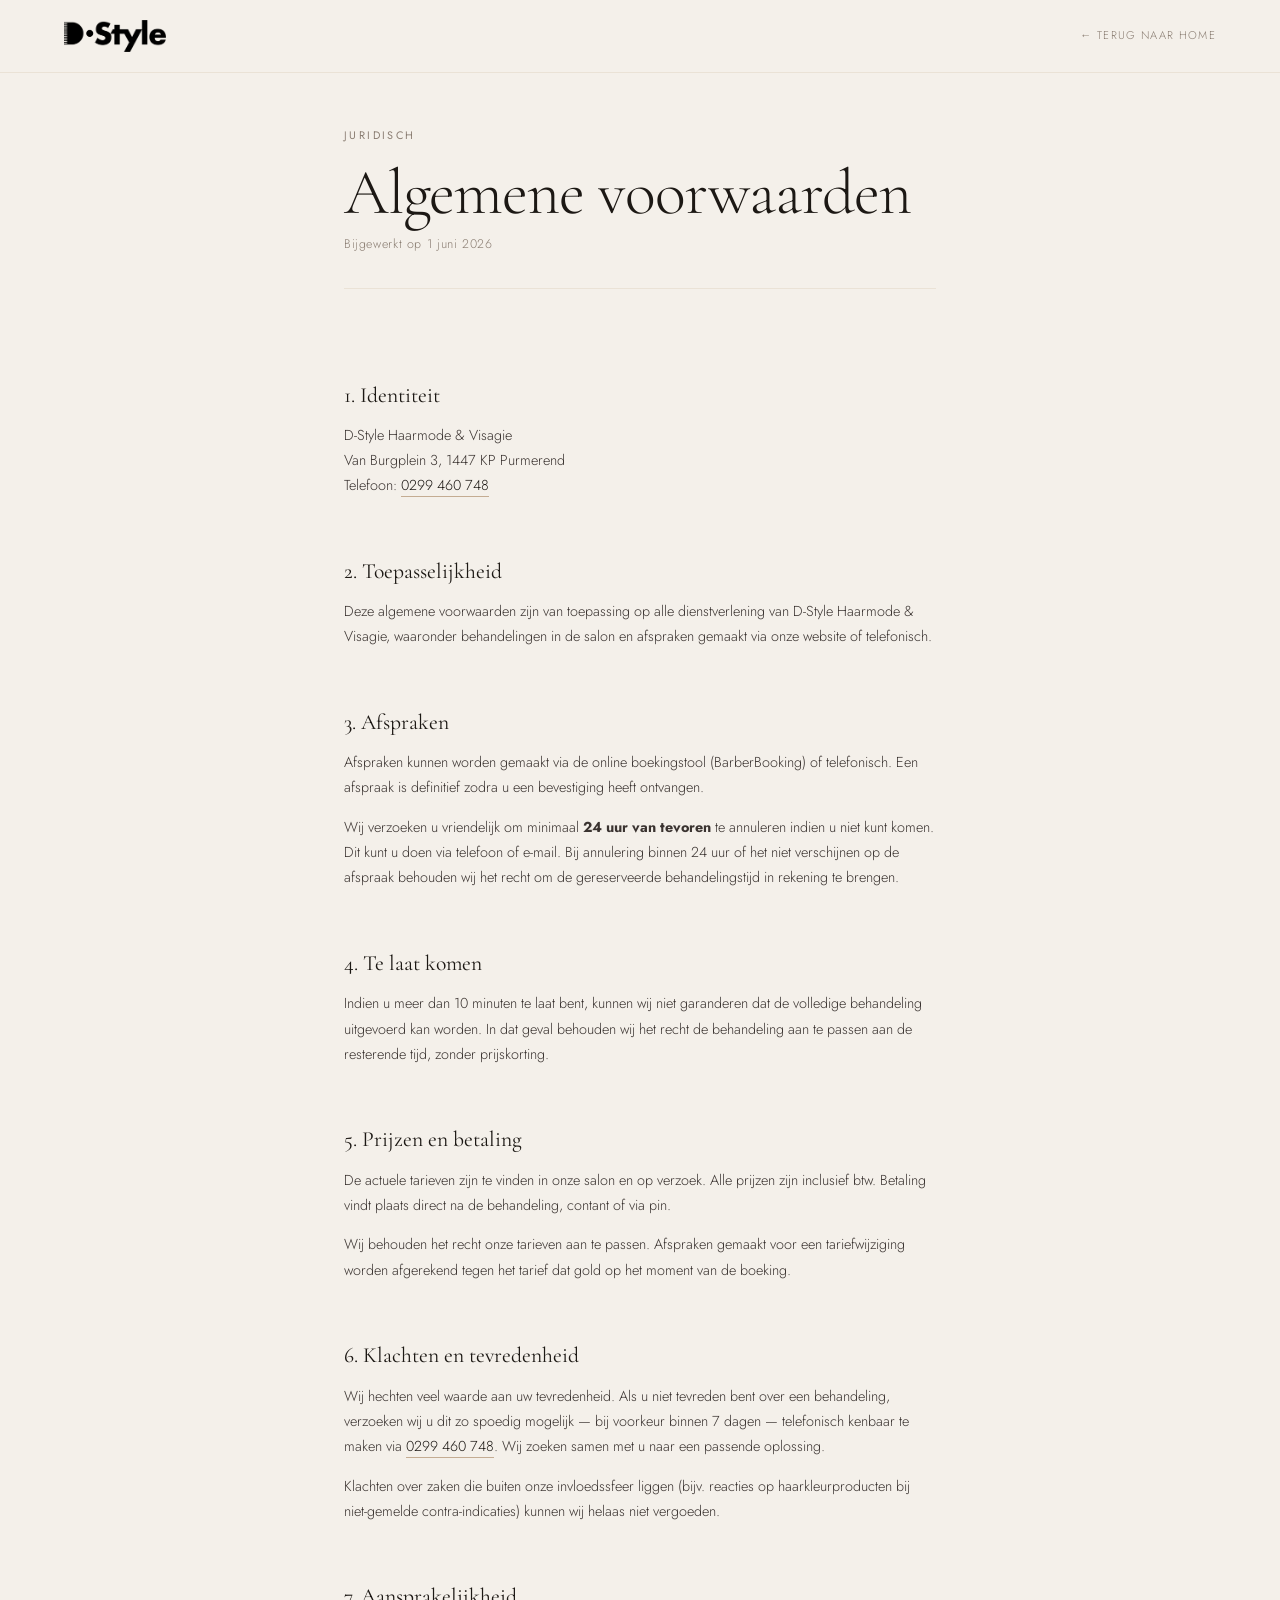
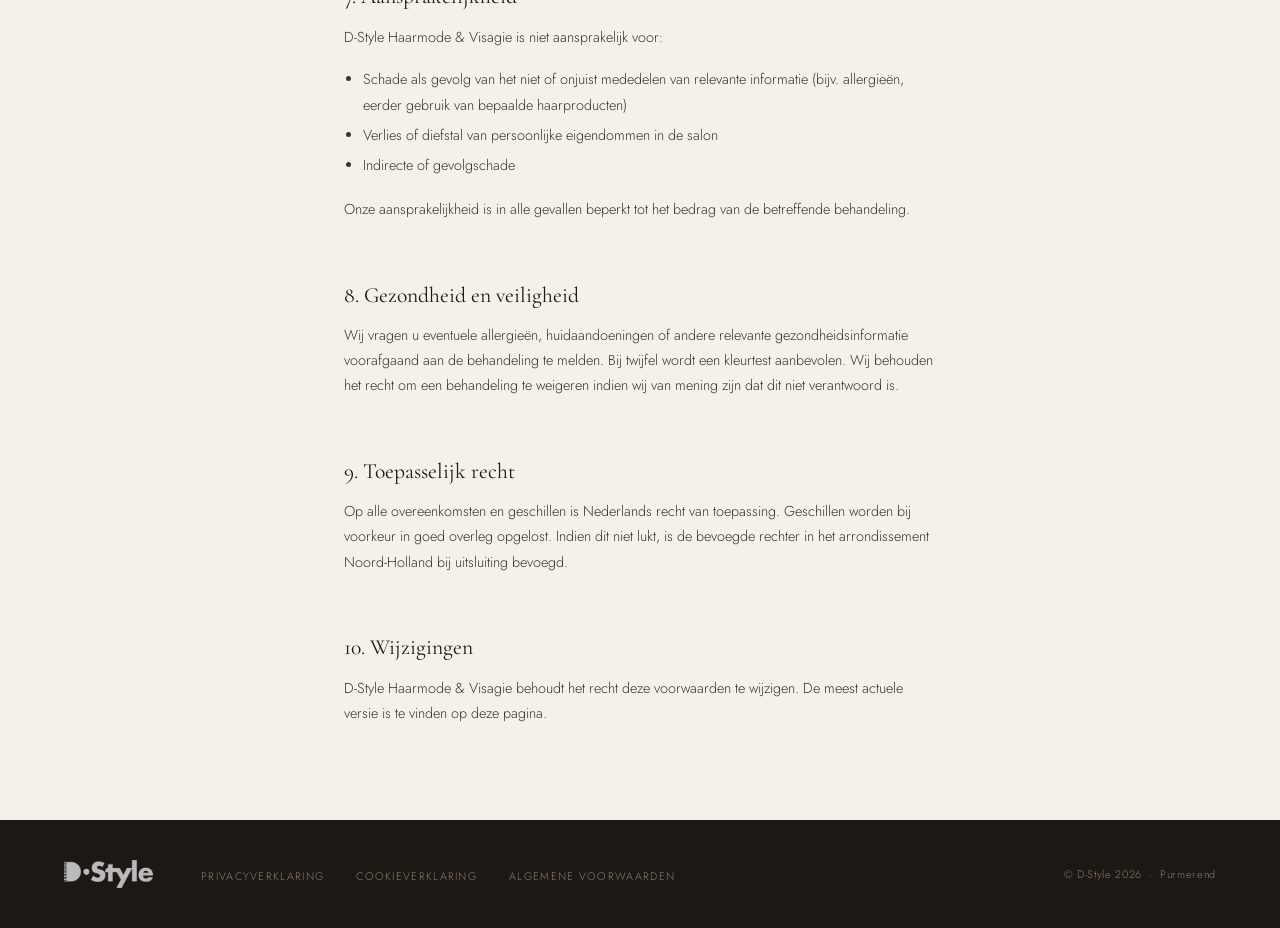
<file: voorwaarden.html>
<!DOCTYPE html>
<html lang="nl">
<head>
  <meta charset="UTF-8">
  <meta name="viewport" content="width=device-width, initial-scale=1.0">
  <title>Algemene Voorwaarden — D-Style Haarmode & Visagie</title>
  <meta name="description" content="Algemene voorwaarden van D-Style Haarmode & Visagie in Purmerend.">
  <meta name="robots" content="noindex">
  <link rel="icon" type="image/png" sizes="32x32" href="images/icon.png">
  <link rel="apple-touch-icon" href="images/icon.png">
  <link rel="preconnect" href="https://fonts.googleapis.com">
  <link rel="preconnect" href="https://fonts.gstatic.com" crossorigin>
  <link href="https://fonts.googleapis.com/css2?family=Cormorant+Garamond:ital,wght@0,300;0,400;0,500;1,300;1,400;1,500&family=Jost:wght@300;400;500&display=swap" rel="stylesheet">
  <link rel="stylesheet" href="styles.css">
</head>
<body>

  <nav class="nav solid" id="nav" aria-label="Navigatie">
    <a href="index.html" class="nav__logo" aria-label="D-Style — terug naar home">
      <img src="images/d-style-logo.png" alt="D-Style logo" width="120" height="32">
    </a>
    <a href="index.html" class="legal-back">← Terug naar home</a>
  </nav>

  <main class="legal">
    <div class="legal__inner">
      <span class="lbl">Juridisch</span>
      <h1 class="disp legal__h1">Algemene voorwaarden</h1>
      <p class="legal__intro">Bijgewerkt op 1 juni 2026</p>

      <div class="legal__body">

        <h2>1. Identiteit</h2>
        <p>D-Style Haarmode &amp; Visagie<br>
        Van Burgplein 3, 1447 KP Purmerend<br>
        Telefoon: <a href="tel:+31299460748">0299 460 748</a></p>

        <h2>2. Toepasselijkheid</h2>
        <p>Deze algemene voorwaarden zijn van toepassing op alle dienstverlening van D-Style Haarmode &amp; Visagie, waaronder behandelingen in de salon en afspraken gemaakt via onze website of telefonisch.</p>

        <h2>3. Afspraken</h2>
        <p>Afspraken kunnen worden gemaakt via de online boekingstool (BarberBooking) of telefonisch. Een afspraak is definitief zodra u een bevestiging heeft ontvangen.</p>
        <p>Wij verzoeken u vriendelijk om minimaal <strong>24 uur van tevoren</strong> te annuleren indien u niet kunt komen. Dit kunt u doen via telefoon of e-mail. Bij annulering binnen 24 uur of het niet verschijnen op de afspraak behouden wij het recht om de gereserveerde behandelingstijd in rekening te brengen.</p>

        <h2>4. Te laat komen</h2>
        <p>Indien u meer dan 10 minuten te laat bent, kunnen wij niet garanderen dat de volledige behandeling uitgevoerd kan worden. In dat geval behouden wij het recht de behandeling aan te passen aan de resterende tijd, zonder prijskorting.</p>

        <h2>5. Prijzen en betaling</h2>
        <p>De actuele tarieven zijn te vinden in onze salon en op verzoek. Alle prijzen zijn inclusief btw. Betaling vindt plaats direct na de behandeling, contant of via pin.</p>
        <p>Wij behouden het recht onze tarieven aan te passen. Afspraken gemaakt voor een tariefwijziging worden afgerekend tegen het tarief dat gold op het moment van de boeking.</p>

        <h2>6. Klachten en tevredenheid</h2>
        <p>Wij hechten veel waarde aan uw tevredenheid. Als u niet tevreden bent over een behandeling, verzoeken wij u dit zo spoedig mogelijk — bij voorkeur binnen 7 dagen — telefonisch kenbaar te maken via <a href="tel:+31299460748">0299 460 748</a>. Wij zoeken samen met u naar een passende oplossing.</p>
        <p>Klachten over zaken die buiten onze invloedssfeer liggen (bijv. reacties op haarkleurproducten bij niet-gemelde contra-indicaties) kunnen wij helaas niet vergoeden.</p>

        <h2>7. Aansprakelijkheid</h2>
        <p>D-Style Haarmode &amp; Visagie is niet aansprakelijk voor:</p>
        <ul>
          <li>Schade als gevolg van het niet of onjuist mededelen van relevante informatie (bijv. allergieën, eerder gebruik van bepaalde haarproducten)</li>
          <li>Verlies of diefstal van persoonlijke eigendommen in de salon</li>
          <li>Indirecte of gevolgschade</li>
        </ul>
        <p>Onze aansprakelijkheid is in alle gevallen beperkt tot het bedrag van de betreffende behandeling.</p>

        <h2>8. Gezondheid en veiligheid</h2>
        <p>Wij vragen u eventuele allergieën, huidaandoeningen of andere relevante gezondheidsinformatie voorafgaand aan de behandeling te melden. Bij twijfel wordt een kleurtest aanbevolen. Wij behouden het recht om een behandeling te weigeren indien wij van mening zijn dat dit niet verantwoord is.</p>

        <h2>9. Toepasselijk recht</h2>
        <p>Op alle overeenkomsten en geschillen is Nederlands recht van toepassing. Geschillen worden bij voorkeur in goed overleg opgelost. Indien dit niet lukt, is de bevoegde rechter in het arrondissement Noord-Holland bij uitsluiting bevoegd.</p>

        <h2>10. Wijzigingen</h2>
        <p>D-Style Haarmode &amp; Visagie behoudt het recht deze voorwaarden te wijzigen. De meest actuele versie is te vinden op deze pagina.</p>

      </div>
    </div>
  </main>

  <footer class="footer" aria-label="Voettekst">
    <div class="footer__in">
      <a href="index.html" class="footer__logo" aria-label="D-Style — terug naar home">
        <img src="images/d-style-logo.png" alt="D-Style logo" width="110" height="28">
      </a>
      <ul class="footer__nav" role="list">
        <li><a href="privacy.html">Privacyverklaring</a></li>
        <li><a href="cookies.html">Cookieverklaring</a></li>
        <li><a href="voorwaarden.html">Algemene voorwaarden</a></li>
      </ul>
      <p class="footer__copy">© D-Style 2026 &nbsp;·&nbsp; Purmerend</p>
    </div>
  </footer>

</body>
</html>
</file>
<file: styles.css>
/* ─── TOKENS ─────────────────────────────────── */
:root {
  --cream:      #F4F0EA;
  --cream-alt:  #FDFAF6;
  --espresso:   #1C1814;
  --taupe:      #8A7D72;
  --sand:       #C4AC92;
  --sand-light: #EAE2D6;

  --font-d: 'Cormorant Garamond', Georgia, serif;
  --font-b: 'Jost', 'Helvetica Neue', sans-serif;

  --nav-h: 72px;
  --max:   1280px;
  --px:    clamp(1.5rem, 5vw, 5rem);
  --ease:  cubic-bezier(.4,0,.2,1);
}

/* ─── RESET ──────────────────────────────────── */
*,*::before,*::after { box-sizing:border-box; margin:0; padding:0; }
html { scroll-behavior:smooth; }
body {
  background:var(--cream);
  color:var(--espresso);
  font-family:var(--font-b);
  font-weight:300;
  font-size:1rem;
  line-height:1.7;
  -webkit-font-smoothing:antialiased;
  overflow-x:hidden;
}
img    { display:block; max-width:100%; }
a      { color:inherit; text-decoration:none; }
button { font:inherit; cursor:pointer; background:none; border:none; }

/* ─── A11Y ───────────────────────────────────── */
.skip {
  position:absolute; top:-100%; left:1rem;
  padding:.5rem 1.2rem;
  background:var(--espresso); color:var(--cream);
  font-size:.85rem; z-index:9999;
}
.skip:focus { top:1rem; }
:focus-visible { outline:2px solid var(--sand); outline-offset:3px; }

/* ─── TYPE HELPERS ───────────────────────────── */
.lbl {
  font-family:var(--font-b);
  font-size:.68rem; font-weight:400;
  letter-spacing:.22em; text-transform:uppercase;
  color:var(--taupe);
}
.disp {
  font-family:var(--font-d);
  font-weight:300; line-height:1.05; letter-spacing:-.015em;
}
.disp em { font-style:italic; }

/* ─── BUTTONS ────────────────────────────────── */
.btn {
  display:inline-flex; align-items:center; justify-content:center;
  padding:.9rem 2rem;
  font-family:var(--font-b); font-size:.73rem; font-weight:400;
  letter-spacing:.16em; text-transform:uppercase;
  transition:background .3s var(--ease),color .3s var(--ease),border-color .3s var(--ease);
  white-space:nowrap;
}
.btn-ghost-light {
  background:transparent; color:#fff; border:1px solid rgba(255,255,255,.8);
}
.btn-ghost-light:hover { background:#fff; color:var(--espresso); border-color:#fff; }

.btn-sand {
  background:transparent; color:var(--sand); border:1px solid var(--sand);
}
.btn-sand:hover { background:var(--sand); color:var(--espresso); }

.btn-dark {
  background:transparent; color:var(--espresso); border:1px solid var(--espresso);
}
.btn-dark:hover { background:var(--espresso); color:var(--cream); }

/* ─── NAV ────────────────────────────────────── */
.nav {
  position:fixed; inset:0 0 auto; z-index:100;
  height:var(--nav-h);
  display:flex; align-items:center; padding:0 var(--px);
  transition:background .5s var(--ease), box-shadow .5s var(--ease);
}
.nav.solid {
  background:rgba(244,240,234,.97);
  backdrop-filter:blur(10px); -webkit-backdrop-filter:blur(10px);
  box-shadow:0 1px 0 var(--sand-light);
}
.nav__logo {
  flex-shrink:0; display:flex; align-items:center;
}
.nav__logo img {
  height:32px; width:auto;
  filter:brightness(0) invert(1);
  transition:filter .5s var(--ease);
}
.nav.solid .nav__logo img {
  filter:brightness(0);
}

.nav__links {
  margin-left:auto; display:flex; align-items:center;
  gap:2.5rem; list-style:none;
}
.nav__links a {
  font-size:.72rem; font-weight:400; letter-spacing:.14em;
  text-transform:uppercase; color:rgba(255,255,255,.72);
  transition:color .3s;
}
.nav.solid .nav__links a { color:var(--taupe); }
.nav__links a:hover { color:#fff; }
.nav.solid .nav__links a:hover { color:var(--espresso); }

.nav__cta { margin-left:2.5rem; }
.nav.solid .nav__cta {
  color:var(--espresso); border-color:var(--espresso);
}
.nav.solid .nav__cta:hover { background:var(--espresso); color:var(--cream); }

.nav__burger {
  display:none; flex-direction:column; gap:5px;
  margin-left:auto; padding:6px;
}
.nav__burger span {
  display:block; width:22px; height:1px; background:#fff;
  transition:background .5s,transform .3s,opacity .3s;
}
.nav.solid .nav__burger span { background:var(--espresso); }
.nav__burger[aria-expanded="true"] span:nth-child(1) { transform:rotate(45deg) translate(4px,4px); }
.nav__burger[aria-expanded="true"] span:nth-child(2) { opacity:0; transform:scaleX(0); }
.nav__burger[aria-expanded="true"] span:nth-child(3) { transform:rotate(-45deg) translate(4px,-4px); }

.nav-mobile {
  position:fixed; inset:0; background:var(--espresso); z-index:99;
  display:flex; flex-direction:column; justify-content:center;
  align-items:center; gap:2rem;
  opacity:0; pointer-events:none;
  transition:opacity .4s var(--ease);
}
.nav-mobile.open { opacity:1; pointer-events:auto; }
.nav-mobile a {
  font-family:var(--font-d); font-size:2.4rem; font-weight:300;
  color:var(--cream); letter-spacing:.02em; transition:color .3s;
}
.nav-mobile a:hover { color:var(--sand); }
.nav-mobile .m-cta {
  font-family:var(--font-b); font-size:.75rem; letter-spacing:.18em;
  text-transform:uppercase; margin-top:1rem;
  color:var(--sand) !important;
  border:1px solid var(--sand); padding:.85rem 2.2rem;
}

/* ─── HERO ───────────────────────────────────── */
.hero {
  position:relative; height:100svh; min-height:620px; overflow:hidden;
}
.hero__bg {
  position:absolute; inset:0;
  background:url('images/salon-chairs.webp') center 20% / cover no-repeat;
  transform:scale(1.06);
  transition:transform 1.3s cubic-bezier(.33,1,.68,1);
  will-change:transform;
}
.hero__bg.ready { transform:scale(1); }
.hero__overlay {
  position:absolute; inset:0;
  background:
    linear-gradient(to right,  rgba(28,24,20,.82) 0%, rgba(28,24,20,.35) 55%, rgba(28,24,20,.1) 100%),
    linear-gradient(to top,    rgba(28,24,20,.75) 0%, rgba(28,24,20,.0)  55%);
}
.hero__inner {
  position:relative; height:100%;
  display:flex; flex-direction:column; justify-content:center;
  padding:calc(var(--nav-h) + 2rem) var(--px) clamp(3rem,6vh,5rem);
  max-width:calc(var(--max) + 2 * var(--px)); margin:0 auto;
}
.hero__eye {
  color:rgba(255,255,255,.88); margin-bottom:1.2rem;
}
.hero__h1 {
  font-size:clamp(3.8rem,10vw,6rem); color:#fff; max-width:11ch;
  line-height:.92;
}
.hero__sub {
  margin-top:1.8rem;
  font-size:clamp(.9rem,1.4vw,1.05rem); font-weight:300;
  color:rgba(255,255,255,.92); max-width:44ch; line-height:1.65;
}
.hero__ctas {
  margin-top:2.2rem;
  display:flex; align-items:center; gap:1.5rem 2.5rem; flex-wrap:wrap;
}
.hero__tel {
  font-size:.72rem; letter-spacing:.14em; text-transform:uppercase;
  color:rgba(255,255,255,.88);
  border-bottom:1px solid rgba(255,255,255,.5); padding-bottom:1px;
  transition:color .3s,border-color .3s;
}
.hero__tel:hover { color:#fff; border-color:#fff; }

.hero__scroll {
  position:absolute; right:var(--px); bottom:2.5rem;
  display:flex; flex-direction:column; align-items:center; gap:8px;
}
.hero__scroll-bar {
  width:1px; height:50px;
  background:rgba(255,255,255,.18); position:relative; overflow:hidden;
}
.hero__scroll-bar::after {
  content:''; position:absolute; inset:0; background:rgba(255,255,255,.6);
  animation:scrollSlide 1.9s ease-in-out infinite;
}
@keyframes scrollSlide { 0%{transform:translateY(-100%)} 100%{transform:translateY(100%)} }
.hero__scroll-lbl {
  font-size:.58rem; letter-spacing:.22em; text-transform:uppercase;
  color:rgba(255,255,255,.38); writing-mode:vertical-rl;
}

/* ─── PROOF ──────────────────────────────────── */
.proof {
  background:var(--espresso);
  padding:clamp(2.5rem,5vw,4rem) var(--px);
}
.proof__in {
  max-width:var(--max); margin:0 auto;
  display:grid; grid-template-columns:180px 1fr;
  gap:2rem 5rem; align-items:center;
}
.proof__score {
  font-family:var(--font-d); font-size:4.5rem; font-weight:300;
  color:#fff; line-height:1;
}
.proof__stars {
  color:var(--sand); letter-spacing:.08em; font-size:1rem; margin-bottom:.3rem;
}
.proof__count {
  font-size:.68rem; letter-spacing:.14em; text-transform:uppercase;
  color:var(--taupe); margin-top:.4rem;
}
.proof__q {
  border-left:1px solid rgba(255,255,255,.1);
  padding-left:clamp(2rem,4vw,4rem);
}
.proof__qt {
  font-family:var(--font-d); font-size:clamp(1.05rem,2vw,1.35rem);
  font-weight:300; font-style:italic;
  color:rgba(255,255,255,.82); line-height:1.55; margin-bottom:1rem;
}
.proof__qa {
  font-size:.68rem; letter-spacing:.16em; text-transform:uppercase;
  color:var(--taupe);
}

/* ─── SECTION BASE ───────────────────────────── */
.sec { padding:clamp(4rem,10vw,8rem) var(--px); }
.sec__in { max-width:var(--max); margin:0 auto; }

/* ─── OVER ───────────────────────────────────── */
.over { background:var(--cream-alt); }
.over__g {
  display:grid; grid-template-columns:1fr 1fr;
  gap:clamp(3rem,6vw,6rem); align-items:center;
}
.over__media { position:relative; }
.over__img {
  width:100%; aspect-ratio:4/5;
  object-fit:cover; object-position:center 15%;
}
.over__accent {
  position:absolute; inset:auto -1.5rem -1.5rem auto;
  width:45%; aspect-ratio:1;
  background:var(--sand-light); z-index:-1;
}
.over__h {
  font-size:clamp(2.2rem,4.5vw,3.8rem); margin-top:1.2rem;
}
.over__line {
  width:36px; height:1px; background:var(--sand); margin:2rem 0;
}
.over__p {
  font-size:.98rem; color:var(--taupe);
  line-height:1.85; max-width:44ch;
}
.over__p+.over__p { margin-top:1rem; }
.over__ul {
  list-style:none; margin-top:2.2rem;
  display:flex; flex-direction:column; gap:.75rem;
}
.over__ul li {
  display:flex; align-items:center; gap:1.1rem;
  font-size:.88rem; font-weight:400;
}
.over__ul li::before {
  content:''; flex-shrink:0; width:20px; height:1px; background:var(--sand);
}

/* ─── DIENSTEN ───────────────────────────────── */
.diensten { background:var(--espresso); }
.diensten .lbl { color:var(--sand); }
.diensten__top {
  display:grid; grid-template-columns:1fr 1fr;
  gap:2rem 5rem; align-items:end;
  margin-bottom:clamp(3rem,6vw,5rem);
}
.diensten__h {
  font-size:clamp(2.2rem,4.5vw,3.8rem); color:#fff; margin-top:1.2rem;
}
.diensten__intro {
  font-size:.93rem; color:rgba(255,255,255,.5);
  line-height:1.8; max-width:40ch; align-self:end;
}
.diensten__cols {
  display:grid; grid-template-columns:1fr 1fr;
  border-top:1px solid rgba(255,255,255,.07);
}
.diensten__col {
  padding:clamp(2rem,4vw,3.5rem) clamp(1.5rem,3vw,3rem);
  border-bottom:1px solid rgba(255,255,255,.07);
}
.diensten__col:first-child {
  border-right:1px solid rgba(255,255,255,.07);
}
.diensten__col-img {
  width:100%; aspect-ratio:16/9;
  object-fit:cover; object-position:center 30%;
  filter:brightness(.85) saturate(.9);
  margin-bottom:2.5rem;
}
.diensten__col-tit {
  font-family:var(--font-d); font-size:2rem; font-weight:300;
  color:#fff; margin-bottom:.25rem;
}
.diensten__col-sub {
  font-size:.66rem; letter-spacing:.18em; text-transform:uppercase;
  color:var(--sand); margin-bottom:2rem;
}
.diensten__list { list-style:none; }
.diensten__row {
  display:flex; justify-content:space-between; align-items:baseline;
  gap:1rem; padding:.85rem 0;
  border-bottom:1px solid rgba(255,255,255,.06);
  font-size:.88rem;
}
.diensten__row:last-child { border-bottom:none; }
.diensten__row-n { color:rgba(255,255,255,.82); }
.diensten__row-p {
  color:var(--taupe); font-size:.78rem;
  letter-spacing:.04em; flex-shrink:0;
}
.diensten__foot {
  padding:clamp(2rem,4vw,3.5rem) clamp(1.5rem,3vw,3rem);
  display:flex; align-items:center; justify-content:space-between;
  gap:2rem; flex-wrap:wrap;
  border-top:1px solid rgba(255,255,255,.07);
}
.diensten__foot-txt {
  font-family:var(--font-d); font-size:clamp(1rem,2vw,1.4rem);
  font-style:italic; font-weight:300;
  color:rgba(255,255,255,.52); max-width:42ch; line-height:1.4;
}
.diensten__foot-btns { display:flex; gap:1rem; flex-wrap:wrap; }

/* ─── TEAM ───────────────────────────────────── */
.team { background:var(--cream); }
.team__top {
  display:flex; align-items:flex-end; justify-content:space-between;
  gap:2rem; margin-bottom:3.5rem; flex-wrap:wrap;
}
.team__h { font-size:clamp(2.2rem,4.5vw,3.8rem); margin-top:1.2rem; }
.team__sub {
  font-size:.92rem; color:var(--taupe);
  line-height:1.75; max-width:38ch;
}
.team__photo-wrap { overflow:hidden; }
.team__photo {
  width:100%; height:clamp(280px,38vw,520px);
  object-fit:cover; object-position:center 18%;
}
.team__roster {
  display:grid; grid-template-columns:repeat(6,1fr);
  border-top:1px solid var(--sand-light);
}
.team__member {
  padding:2rem 1.5rem;
  border-right:1px solid var(--sand-light);
  display:flex; flex-direction:column; gap:.4rem;
}
.team__member:last-child { border-right:none; }
.team__name {
  font-family:var(--font-d); font-size:1.55rem;
  font-weight:400; line-height:1.1;
}
.team__role {
  font-size:.65rem; letter-spacing:.14em;
  text-transform:uppercase; color:var(--taupe); margin-bottom:.75rem;
}
.team__link {
  display:inline-flex; align-items:center; gap:.3rem;
  font-size:.67rem; letter-spacing:.12em; text-transform:uppercase;
  color:var(--taupe);
  border-bottom:1px solid var(--sand); padding-bottom:1px;
  width:fit-content; margin-top:auto;
  transition:color .3s,border-color .3s;
}
.team__link::after { content:'→'; }
.team__link:hover { color:var(--espresso); border-color:var(--espresso); }

/* ─── GALERIJ ────────────────────────────────── */
.galerij { background:var(--cream-alt); padding-bottom:0; }
.galerij__top { margin-bottom:3rem; }
.galerij__h { font-size:clamp(2.2rem,4.5vw,3.8rem); margin-top:1.2rem; }
.gal {
  display:grid;
  grid-template-columns:repeat(12,1fr);
  grid-auto-rows:265px;
  gap:3px;
}
.gi { overflow:hidden; background:var(--sand-light); }
.gi img {
  width:100%; height:100%; object-fit:cover;
  transition:transform .8s cubic-bezier(.33,1,.68,1);
}
.gi:hover img { transform:scale(1.04); }
.gi:nth-child(1) { grid-column:1/6;  grid-row:1/3; }
.gi:nth-child(2) { grid-column:6/9;  grid-row:1/2; }
.gi:nth-child(3) { grid-column:9/13; grid-row:1/2; }
.gi:nth-child(4) { grid-column:6/9;  grid-row:2/3; }
.gi:nth-child(5) { grid-column:9/13; grid-row:2/3; }

/* ─── CONTACT ────────────────────────────────── */
.contact { background:var(--cream); }
.contact__g {
  display:grid; grid-template-columns:1fr 1fr;
  gap:clamp(3rem,6vw,7rem); align-items:start;
}
.contact__h {
  font-size:clamp(2.2rem,4.5vw,3.8rem);
  margin-top:1.2rem; margin-bottom:2.5rem;
}
.contact__box {
  background:var(--espresso); padding:2.5rem; margin-bottom:2.5rem;
}
.contact__box-txt {
  font-family:var(--font-d); font-size:1.25rem; font-weight:300;
  font-style:italic; color:rgba(255,255,255,.7);
  line-height:1.4; margin-bottom:1.5rem;
}
.contact__dl { display:flex; flex-direction:column; gap:1.8rem; }
.contact__dl dt {
  font-size:.64rem; letter-spacing:.2em; text-transform:uppercase;
  color:var(--taupe); margin-bottom:.3rem;
}
.contact__tel {
  font-family:var(--font-d); font-size:1.6rem; font-weight:400;
  transition:color .3s;
}
.contact__tel:hover { color:var(--sand); }
.contact__socials { display:flex; gap:1.5rem; }
.contact__soc {
  font-size:.68rem; letter-spacing:.12em; text-transform:uppercase;
  color:var(--taupe);
  border-bottom:1px solid var(--sand-light); padding-bottom:2px;
  transition:color .3s,border-color .3s;
}
.contact__soc:hover { color:var(--espresso); border-color:var(--espresso); }

.hours { display:flex; flex-direction:column; }
.hours__row {
  display:flex; justify-content:space-between;
  padding:.8rem 0; border-bottom:1px solid var(--sand-light);
  font-size:.9rem;
}
.hours__row:first-child { border-top:1px solid var(--sand-light); }
.hours__day { font-weight:400; }
.hours__t   { color:var(--taupe); }
.hours__row.cl .hours__day,
.hours__row.cl .hours__t { color:var(--sand); opacity:.5; }

.contact__map {
  width:100%; aspect-ratio:4/3; border:none; margin-top:2rem;
  filter:grayscale(.7) contrast(1.05);
  transition:filter .4s;
}
.contact__map:hover { filter:grayscale(0) contrast(1); }
.contact__dir { margin-top:1rem; display:inline-flex; }

/* ─── FOOTER ─────────────────────────────────── */
.footer { background:var(--espresso); padding:2.5rem var(--px); }
.footer__in {
  max-width:var(--max); margin:0 auto;
  display:flex; align-items:center; flex-wrap:wrap; gap:1.5rem 3rem;
}
.footer__logo { display:flex; align-items:center; }
.footer__logo img {
  height:28px; width:auto;
  filter:brightness(0) invert(1) opacity(.7);
}
.footer__nav { display:flex; gap:2rem; list-style:none; flex-wrap:wrap; }
.footer__nav a {
  font-size:.68rem; letter-spacing:.12em; text-transform:uppercase;
  color:var(--taupe); transition:color .3s;
}
.footer__nav a:hover { color:var(--cream); }
.footer__addr {
  font-style:normal; font-size:.68rem;
  color:var(--taupe); letter-spacing:.04em; line-height:1.9;
  margin-left:auto;
}
.footer__addr a { color:var(--taupe); transition:color .3s; }
.footer__addr a:hover { color:var(--cream); }
.footer__legal { width:100%; padding-top:1rem; border-top:1px solid rgba(255,255,255,.07); }
.footer__copy {
  font-size:.68rem; margin-left:auto;
  letter-spacing:.06em; color:var(--taupe);
}

/* ─── COOKIE BAR ────────────────────────────── */
.cookie-bar {
  position:fixed; inset:auto 0 0;
  background:var(--cream-alt);
  border-top:1px solid var(--sand-light);
  padding:1.25rem var(--px);
  z-index:200;
  transform:translateY(100%);
  transition:transform .45s var(--ease);
}
.cookie-bar.visible { transform:none; }
.cookie-bar__inner {
  max-width:var(--max); margin:0 auto;
  display:flex; align-items:center;
  flex-wrap:wrap; gap:1rem 2rem;
}
.cookie-bar__txt {
  flex:1; min-width:220px;
  font-size:.8rem; color:var(--taupe); line-height:1.55;
}
.cookie-bar__txt a {
  color:var(--espresso); border-bottom:1px solid var(--sand);
  padding-bottom:1px; transition:border-color .2s;
}
.cookie-bar__txt a:hover { border-color:var(--espresso); }
.cookie-bar__btns {
  display:flex; align-items:center; gap:1rem; flex-shrink:0;
}
.cookie-bar__decline {
  font-size:.7rem; letter-spacing:.12em; text-transform:uppercase;
  color:var(--taupe); background:none; border:none;
  padding:.5rem 0; cursor:pointer;
  border-bottom:1px solid transparent;
  transition:color .2s, border-color .2s;
}
.cookie-bar__decline:hover { color:var(--espresso); border-color:var(--taupe); }

/* ─── LEGAL PAGES ───────────────────────────── */
.legal-back {
  margin-left:auto;
  font-size:.7rem; letter-spacing:.12em; text-transform:uppercase;
  color:var(--taupe); transition:color .2s;
}
.legal-back:hover { color:var(--espresso); }

.legal {
  padding-top:calc(var(--nav-h) + 3rem);
  padding-bottom:5rem;
  min-height:80vh;
}
.legal__inner {
  max-width:720px; margin:0 auto; padding:0 var(--px);
}
.legal__h1 {
  font-size:clamp(2.4rem,6vw,4rem);
  color:var(--espresso); margin-top:.75rem; margin-bottom:.5rem;
}
.legal__intro {
  font-size:.78rem; color:var(--taupe); letter-spacing:.05em;
  margin-bottom:3rem; padding-bottom:2rem;
  border-bottom:1px solid var(--sand-light);
}

.legal__body { display:flex; flex-direction:column; gap:0; }
.legal__body h2 {
  font-family:var(--font-d); font-size:1.35rem; font-weight:400;
  color:var(--espresso); margin-top:2.5rem; margin-bottom:.6rem;
}
.legal__body h3 {
  font-family:var(--font-b); font-size:.78rem; font-weight:500;
  letter-spacing:.1em; text-transform:uppercase; color:var(--taupe);
  margin-top:1.8rem; margin-bottom:.5rem;
}
.legal__body p {
  font-size:.9rem; color:#3a3330; line-height:1.75;
  margin-bottom:.9rem;
}
.legal__body ul {
  margin:.2rem 0 .9rem 1.2rem;
}
.legal__body li {
  font-size:.9rem; color:#3a3330; line-height:1.75; margin-bottom:.3rem;
}
.legal__body a {
  color:var(--espresso); border-bottom:1px solid var(--sand);
  padding-bottom:1px; transition:border-color .2s;
}
.legal__body a:hover { border-color:var(--espresso); }
.legal__body table {
  width:100%; border-collapse:collapse;
  margin:1rem 0 1.5rem; font-size:.82rem;
}
.legal__body th {
  text-align:left; padding:.6rem .8rem;
  background:var(--sand-light); color:var(--espresso);
  font-weight:400; letter-spacing:.04em;
}
.legal__body td {
  padding:.55rem .8rem; color:#3a3330;
  border-bottom:1px solid var(--sand-light);
}

/* ─── REVEAL ─────────────────────────────────── */
[data-r] {
  opacity:0; transform:translateY(26px);
  transition:opacity .85s var(--ease), transform .85s var(--ease);
}
[data-r].in { opacity:1; transform:none; }
[data-r][data-d="1"] { transition-delay:.1s; }
[data-r][data-d="2"] { transition-delay:.2s; }
[data-r][data-d="3"] { transition-delay:.3s; }
[data-r][data-d="4"] { transition-delay:.4s; }
[data-r][data-d="5"] { transition-delay:.5s; }

[data-h] {
  opacity:0; transform:translateY(22px);
  transition:opacity 1s var(--ease), transform 1s var(--ease);
}
[data-h].in { opacity:1; transform:none; }
[data-h][data-d="1"] { transition-delay:.2s; }
[data-h][data-d="2"] { transition-delay:.42s; }
[data-h][data-d="3"] { transition-delay:.65s; }
[data-h][data-d="4"] { transition-delay:.9s; }

/* ─── RESPONSIVE ─────────────────────────────── */
@media (max-width:1024px) {
  .team__roster { grid-template-columns:repeat(3,1fr); }
  .team__member:nth-child(3) { border-right:none; }
}
@media (max-width:900px) {
  .over__g   { grid-template-columns:1fr; }
  .over__accent { display:none; }
  .over__img { aspect-ratio:3/2; }
  .diensten__top  { grid-template-columns:1fr; }
  .diensten__cols { grid-template-columns:1fr; }
  .diensten__col:first-child { border-right:none; border-bottom:1px solid rgba(255,255,255,.07); }
  .contact__g { grid-template-columns:1fr; }
  .proof__in  { grid-template-columns:1fr; }
  .proof__q   { border-left:none; border-top:1px solid rgba(255,255,255,.1); padding-left:0; padding-top:2rem; }
}

/* Tablet / iPad: desktop nav zichtbaar maar compact; CTA vervalt (staat in hero) */
@media (min-width:768px) and (max-width:960px) {
  .nav__links { gap:1.4rem; }
  .nav__cta   { display:none; }
  .hero__h1   { font-size: clamp(5rem, 12vw, 6rem); }
  .hero__sub  { font-size: 1.05rem; max-width:50ch; }
  .hero__eye  { font-size: .74rem; }
}

/* Layout-aanpassingen voor smal scherm (iPad portrait + telefoon) */
@media (max-width:767px) {
  .team__roster { grid-template-columns:repeat(2,1fr); }
  .team__member:nth-child(2n) { border-right:none; }
  .team__member:nth-child(3)  { border-right:1px solid var(--sand-light); }
  .gal {
    grid-template-columns:1fr 1fr;
    grid-auto-rows:240px;
  }
  .gi { grid-column:auto !important; grid-row:auto !important; }
  .gi:nth-child(1) { grid-column:1/3 !important; }
  .footer__addr  { margin-left:0; }
  .footer__legal { margin-left:0; }
  .footer__copy  { margin-left:0; }
}

/* Mobiele nav: alleen onder 768px (telefoons) */
@media (max-width:767px) {
  :root { --nav-h:60px; }
  .nav__links,.nav__cta { display:none; }
  .nav__burger { display:flex; }
}

@media (max-width:500px) {
  .cookie-bar__inner { flex-direction:column; align-items:flex-start; }
  .hero__ctas { flex-direction:column; align-items:flex-start; }
  .diensten__foot { flex-direction:column; align-items:flex-start; }
}
@media (prefers-reduced-motion:reduce) {
  *,[data-r],[data-h],.hero__bg,.hero__scroll-bar::after {
    transition:none !important; animation:none !important;
  }
  [data-r],[data-h] { opacity:1; transform:none; }
}
</file>
